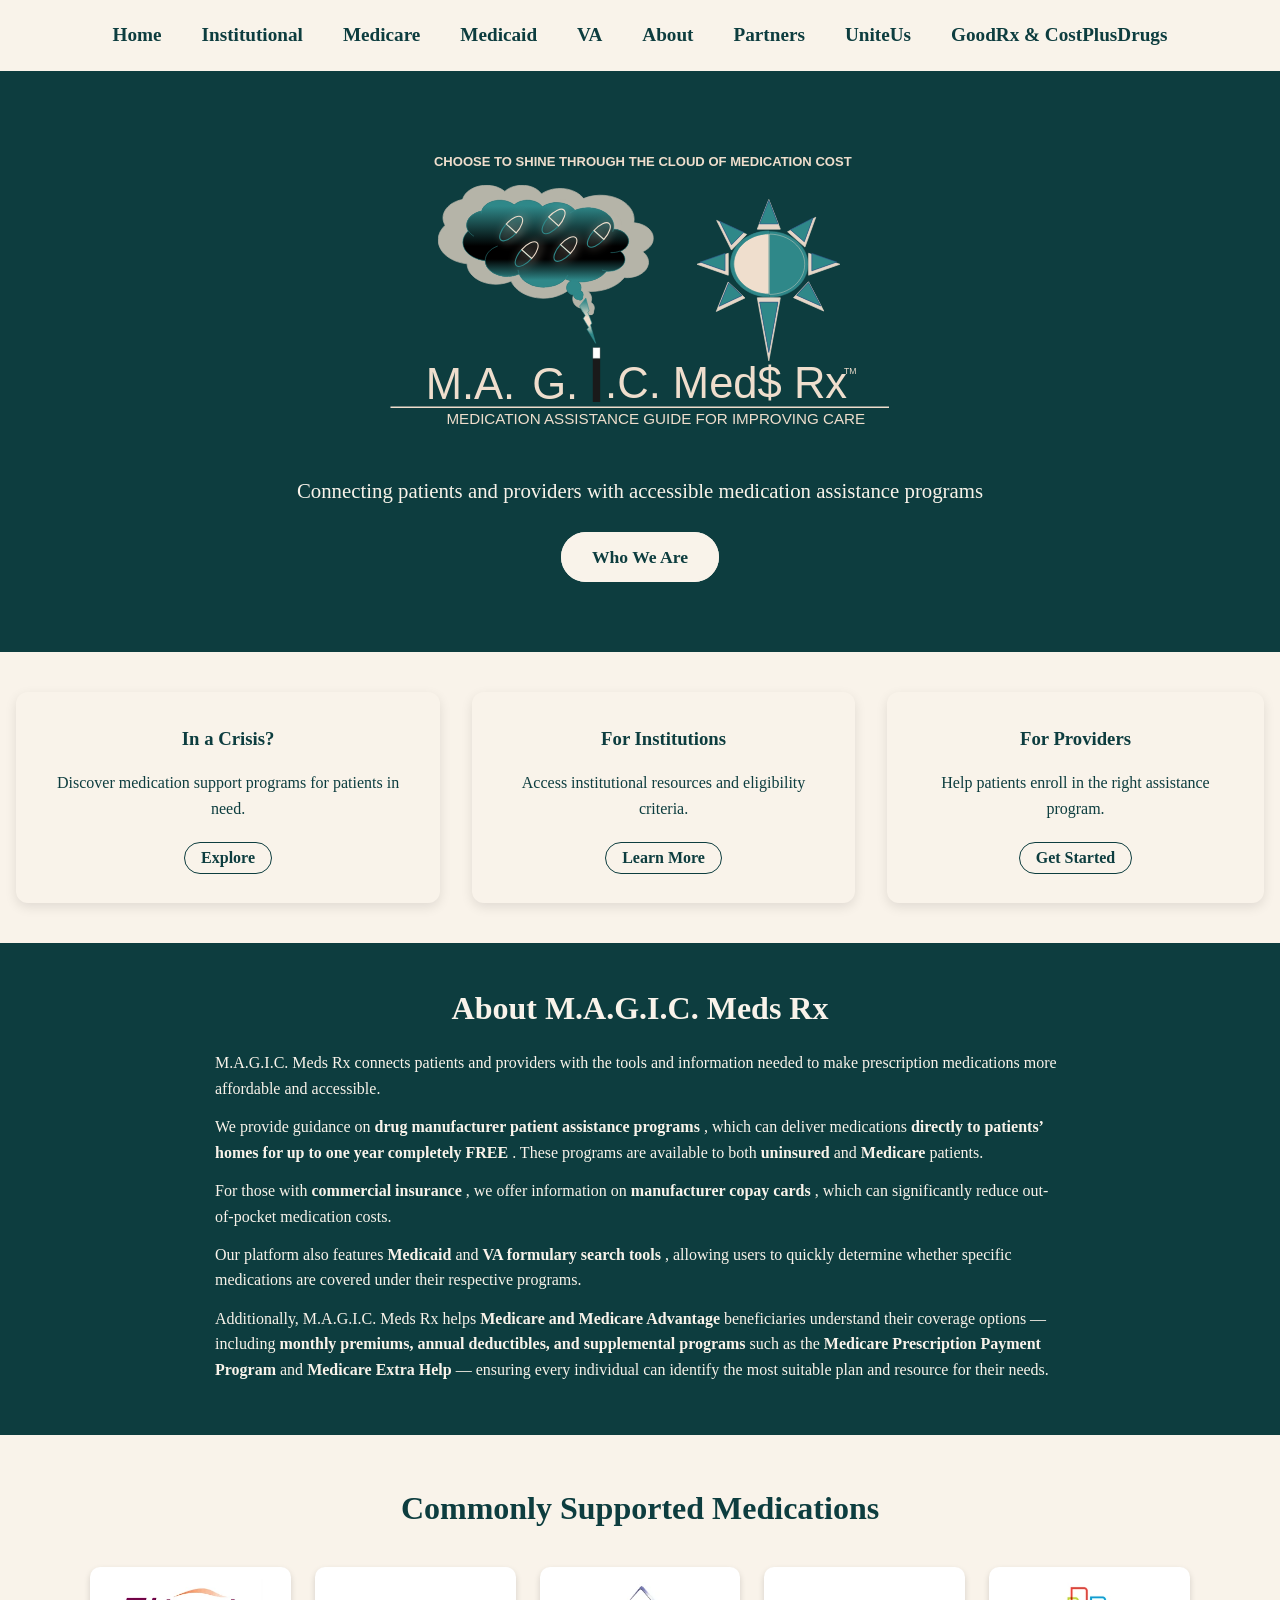
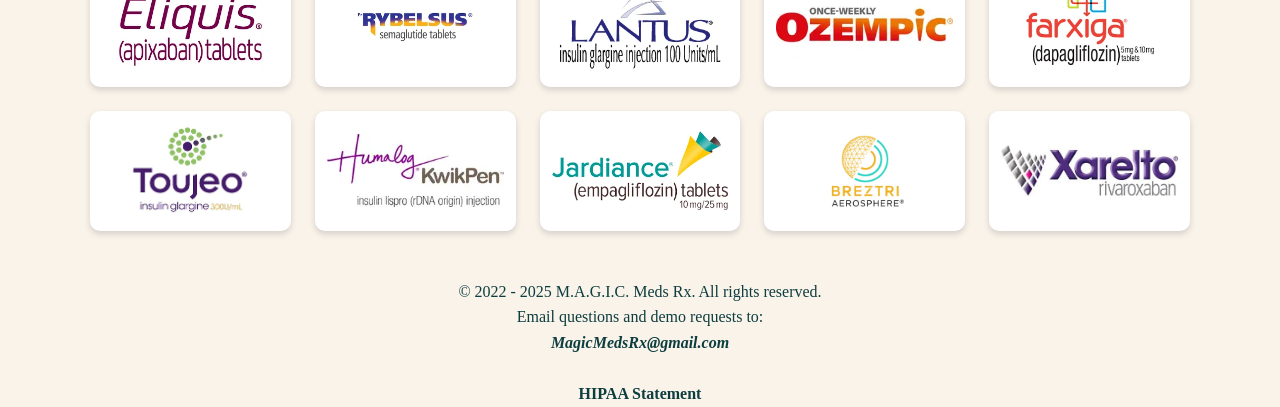
<file: index.html>
<!doctype html>
<html lang="en">
	<head>
		<!-- © 2022 Kyle Ames. All rights reserved. -->
		<meta charset="UTF-8" />
		<meta http-equiv="X-UA-Compatible" content="IE=edge" />
		<meta name="viewport" content="width=device-width, initial-scale=1.0" />
		<meta name="author" content="Kyle Ames" />
		<meta name="description" content="About M.A.G.I.C. Meds Rx" />
		<link href="./img/favicon.ico" rel="icon" type="image/x-icon" />
		<!-- Only increment the last digit -->
		<link rel="stylesheet" href="./styles/stylesheet.css?v=1.0.1" />
		<title>M.A.G.I.C. Meds Rx™</title>
	</head>

	<body>
		<header id="site-header" class="site-header"></header>

		<section class="hero">
			<div class="hero-content">
				<img src="./img/magic_logo_cream.svg" alt="MAGIC Meds Rx Logo" class="hero-logo" />
				<p class="hero-text">
					Connecting patients and providers with accessible medication assistance programs
				</p>
				<a href="/about.html" class="btn">Who We Are</a>
			</div>
		</section>

		<section>
			<div class="cards-container">
				<div class="card">
					<h3>In a Crisis?</h3>
					<p>Discover medication support programs for patients in need.</p>
					<a href="/uniteus.html">Explore</a>
				</div>

				<div class="card">
					<h3>For Institutions</h3>
					<p>Access institutional resources and eligibility criteria.</p>
					<a href="#">Learn More</a>
				</div>

				<div class="card">
					<h3>For Providers</h3>
					<p>Help patients enroll in the right assistance program.</p>
					<a href="#">Get Started</a>
				</div>
			</div>
		</section>

		<section class="about-magic">
			<div class="about-container">
				<h2>About M.A.G.I.C. Meds Rx</h2>
				<p>
					M.A.G.I.C. Meds Rx connects patients and providers with the tools and information needed
					to make prescription medications more affordable and accessible.
				</p>

				<p>
					We provide guidance on
					<strong>drug manufacturer patient assistance programs</strong>
					, which can deliver medications
					<strong>directly to patients’ homes for up to one year completely FREE</strong>
					. These programs are available to both
					<strong>uninsured</strong>
					and
					<strong>Medicare</strong>
					patients.
				</p>

				<p>
					For those with
					<strong>commercial insurance</strong>
					, we offer information on
					<strong>manufacturer copay cards</strong>
					, which can significantly reduce out-of-pocket medication costs.
				</p>

				<p>
					Our platform also features
					<strong>Medicaid</strong>
					and
					<strong>VA formulary search tools</strong>
					, allowing users to quickly determine whether specific medications are covered under their
					respective programs.
				</p>

				<p>
					Additionally, M.A.G.I.C. Meds Rx helps
					<strong>Medicare and Medicare Advantage</strong>
					beneficiaries understand their coverage options — including
					<strong>monthly premiums, annual deductibles, and supplemental programs</strong>
					such as the
					<strong>Medicare Prescription Payment Program</strong>
					and
					<strong>Medicare Extra Help</strong>
					— ensuring every individual can identify the most suitable plan and resource for their
					needs.
				</p>
			</div>
		</section>

		<section class="medication-logos">
			<h2>Commonly Supported Medications</h2>
			<div class="logo-grid">
				<img src="./img/eliquis.png.webp" alt="Eliquis logo" />
				<img src="./img/rybelsus.png.webp" alt="Rybelsus logo" />
				<img src="./img/lantus.png.webp" alt="Lantus logo" />
				<img src="./img/ozempic.resize.jpeg.webp" alt="Ozempic logo" />
				<img src="./img/farxiga.png.webp" alt="Farxiga logo" />
				<img src="./img/toujeo.png.webp" alt="Toujeo logo" />
				<img src="./img/humalog.resize.png.webp" alt="Humalog logo" />
				<img src="./img/jardiance.png.webp" alt="Jardiance logo" />
				<img src="./img/breztri.png.webp" alt="Breztri logo" />
				<img src="./img/xarelto.jpeg.webp" alt="Xarelto logo" />
			</div>
		</section>

		<footer id="footerContainer"></footer>

		<!-- Only increment the last digit -->
		<script
			src="./js/include.js?v=1.0.1"
			onload="
				mkNavBar();
				mkFooter();
			"
		></script>
	</body>
</html>
</file>
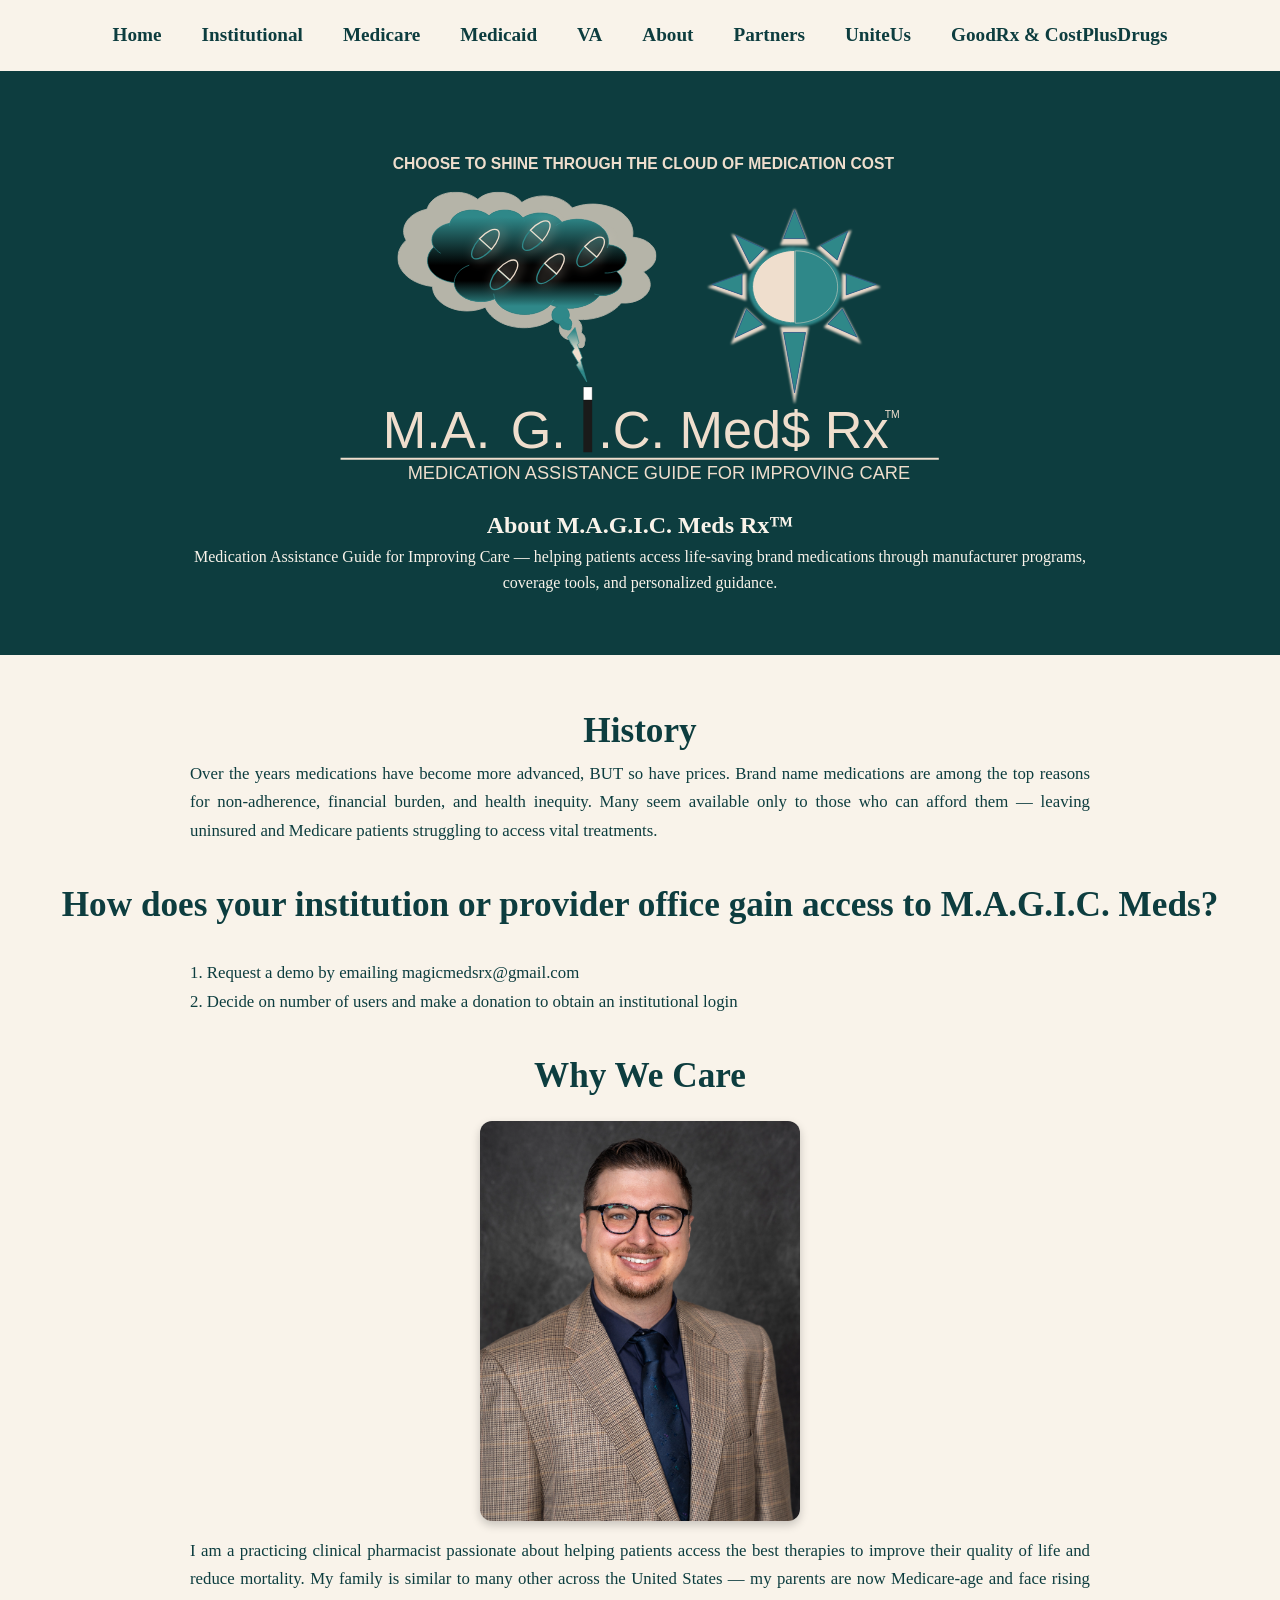
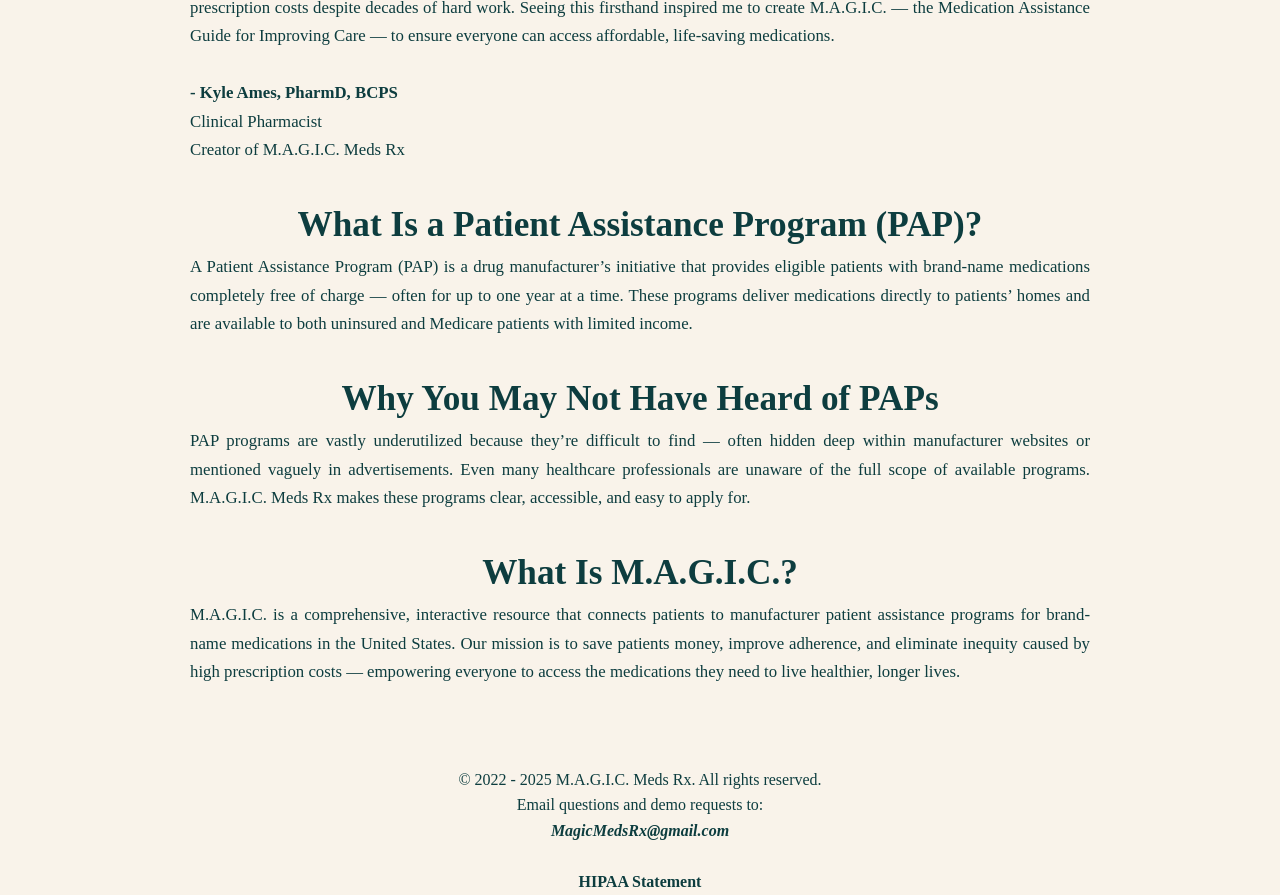
<file: about.html>
<!doctype html>
<html lang="en">
	<head>
		<!-- © 2022 Kyle Ames. All rights reserved. -->
		<meta charset="UTF-8" />
		<meta http-equiv="X-UA-Compatible" content="IE=edge" />
		<meta name="viewport" content="width=device-width, initial-scale=1.0" />
		<meta name="author" content="Kyle Ames" />
		<meta name="description" content="About M.A.G.I.C. Meds Rx" />
		<link href="./img/favicon.ico" rel="icon" type="image/x-icon" />
		<!-- Only increment the last digit -->
		<link rel="stylesheet" href="./styles/stylesheet.css?v=1.0.1" />
		<title>About M.A.G.I.C. Meds Rx™</title>
	</head>

	<body>
		<header id="site-header" class="site-header"></header>

		<section class="about-section">
			<img src="./img/magic_logo_cream.svg" alt="MAGIC Meds Logo" class="logo" />
			<h1 class="">About M.A.G.I.C. Meds Rx™</h1>
			<p class="about-subtitle">
				Medication Assistance Guide for Improving Care — helping patients access life-saving brand
				medications through manufacturer programs, coverage tools, and personalized guidance.
			</p>
		</section>

		<section class="about-content">
			<div>
				<h1>History</h1>
				<p>
					Over the years medications have become more advanced, BUT so have prices. Brand name
					medications are among the top reasons for non-adherence, financial burden, and health
					inequity. Many seem available only to those who can afford them — leaving uninsured and
					Medicare patients struggling to access vital treatments.
				</p>
			</div>
			<div>
				<h1>How does your institution or provider office gain access to M.A.G.I.C. Meds?</h1>
				<br />
				<p>
					1. Request a demo by emailing magicmedsrx@gmail.com
					<br />
					2. Decide on number of users and make a donation to obtain an institutional login
				</p>
			</div>
			<div>
				<h1>Why We Care</h1>
				<img
					src="./img/businessprofessional.resize_400x600.jpg.webp"
					width="366"
					height="453"
					loading="lazy"
					alt="Kyle Ames, clinical pharmacist and creator of MAGIC Meds Rx"
					class="logo"
				/>
				<p>
					I am a practicing clinical pharmacist passionate about helping patients access the best
					therapies to improve their quality of life and reduce mortality. My family is similar to
					many other across the United States — my parents are now Medicare-age and face rising
					prescription costs despite decades of hard work. Seeing this firsthand inspired me to
					create M.A.G.I.C. — the Medication Assistance Guide for Improving Care — to ensure
					everyone can access affordable, life-saving medications.
					<br />
					<br />
					<strong>- Kyle Ames, PharmD, BCPS</strong>
					<br />
					Clinical Pharmacist
					<br />
					Creator of M.A.G.I.C. Meds Rx
				</p>
			</div>

			<div>
				<h1>What Is a Patient Assistance Program (PAP)?</h1>
				<p>
					A Patient Assistance Program (PAP) is a drug manufacturer’s initiative that provides
					eligible patients with brand-name medications completely free of charge — often for up to
					one year at a time. These programs deliver medications directly to patients’ homes and are
					available to both uninsured and Medicare patients with limited income.
				</p>
			</div>

			<div>
				<h1>Why You May Not Have Heard of PAPs</h1>
				<p>
					PAP programs are vastly underutilized because they’re difficult to find — often hidden
					deep within manufacturer websites or mentioned vaguely in advertisements. Even many
					healthcare professionals are unaware of the full scope of available programs. M.A.G.I.C.
					Meds Rx makes these programs clear, accessible, and easy to apply for.
				</p>
			</div>

			<div>
				<h1>What Is M.A.G.I.C.?</h1>
				<p>
					M.A.G.I.C. is a comprehensive, interactive resource that connects patients to manufacturer
					patient assistance programs for brand-name medications in the United States. Our mission
					is to save patients money, improve adherence, and eliminate inequity caused by high
					prescription costs — empowering everyone to access the medications they need to live
					healthier, longer lives.
				</p>
			</div>
		</section>

		<footer id="footerContainer"></footer>

		<!-- Only increment the last digit -->
		<script
			src="./js/include.js?v=1.0.1"
			onload="
				mkNavBar();
				mkFooter();
			"
		></script>
	</body>
</html>
</file>
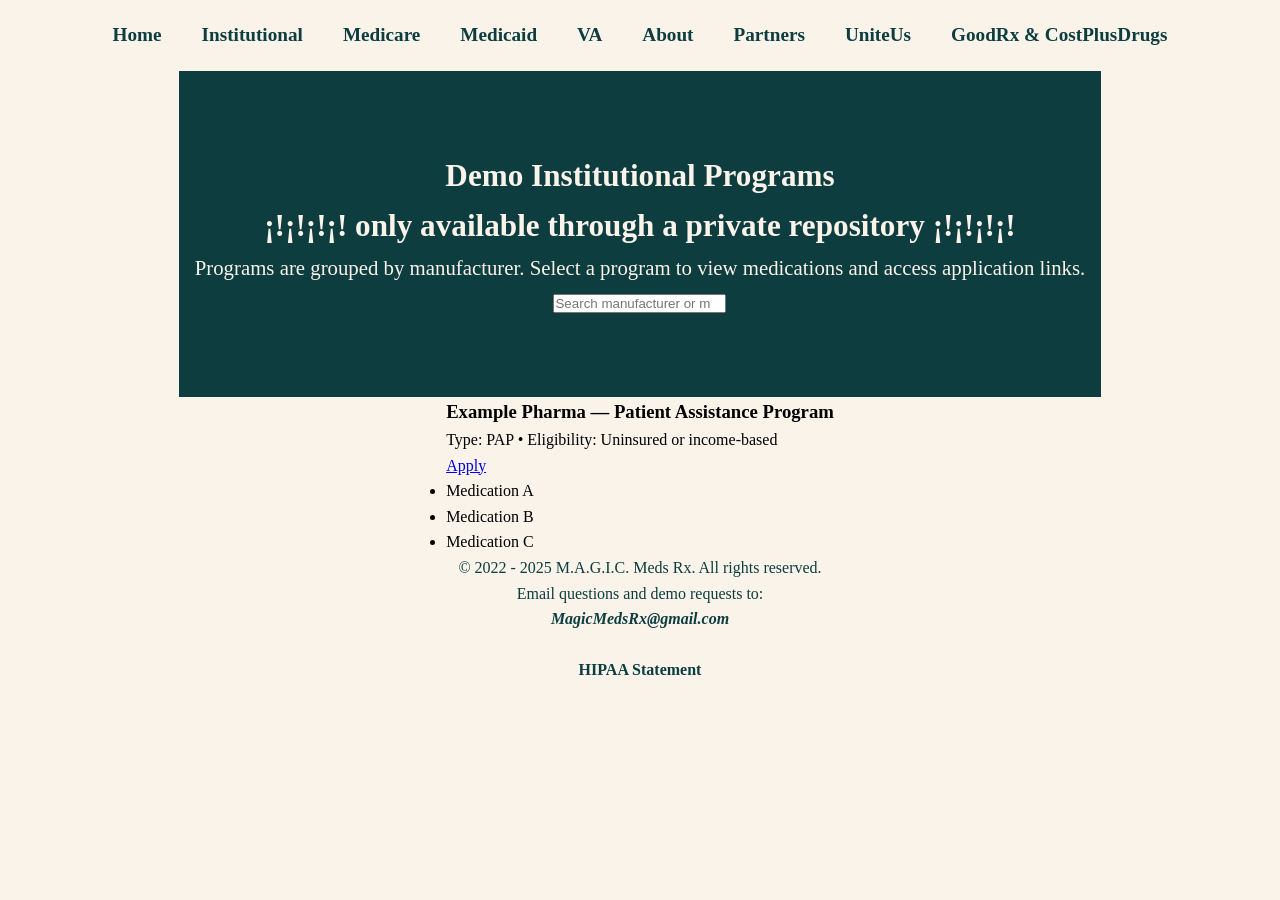
<file: demo-institution.html>
<!doctype html>
<html lang="en">
	<head>
		<!-- © 2022 Kyle Ames. All rights reserved. -->
		<meta charset="UTF-8" />
		<meta http-equiv="X-UA-Compatible" content="IE=edge" />
		<meta name="viewport" content="width=device-width, initial-scale=1.0" />
		<meta name="author" content="Kyle Ames" />
		<meta name="description" content="About M.A.G.I.C. Meds Rx" />
		<link href="./img/favicon.ico" rel="icon" type="image/x-icon" />
		<!-- Only increment the last digit -->
		<link rel="stylesheet" href="./styles/stylesheet.css?v=1.0.1" />
		<title>Demo Institutional</title>
	</head>

	<body>
		<header id="site-header" class="site-header"></header>

		<main class="container">
			<section class="hero">
				<h1>Demo Institutional Programs</h1>
				<h1>¡!¡!¡!¡! only available through a private repository ¡!¡!¡!¡!</h1>
				<p>
					Programs are grouped by manufacturer. Select a program to view medications and access
					application links.
				</p>

				<div class="search-bar">
					<input
						id="search"
						type="search"
						placeholder="Search manufacturer or medication..."
						aria-label="Search"
					/>
				</div>
			</section>

			<section id="programs-list">
				<div class="program-card">
					<div class="program-header">
						<div>
							<h3>Example Pharma — Patient Assistance Program</h3>
							<div class="program-meta">Type: PAP • Eligibility: Uninsured or income-based</div>
						</div>
						<div>
							<a class="apply-btn" href="#" target="_blank">Apply</a>
						</div>
					</div>
					<div class="drug-list">
						<ul>
							<li>Medication A</li>
							<li>Medication B</li>
							<li>Medication C</li>
						</ul>
					</div>
				</div>
			</section>
		</main>

		<script>
			document.getElementById('search').addEventListener('input', function (e) {
				const q = e.target.value.toLowerCase();
				const cards = document.querySelectorAll('.program-card');
				cards.forEach((card) => {
					const text = card.innerText.toLowerCase();
					card.style.display = text.includes(q) ? '' : 'none';
				});
			});
		</script>

		<footer id="footerContainer"></footer>

		<!-- Only increment the last digit -->
		<script
			src="./js/include.js?v=1.0.1"
			onload="
				mkNavBar();
				mkFooter();
			"
		></script>
	</body>
</html>
</file>
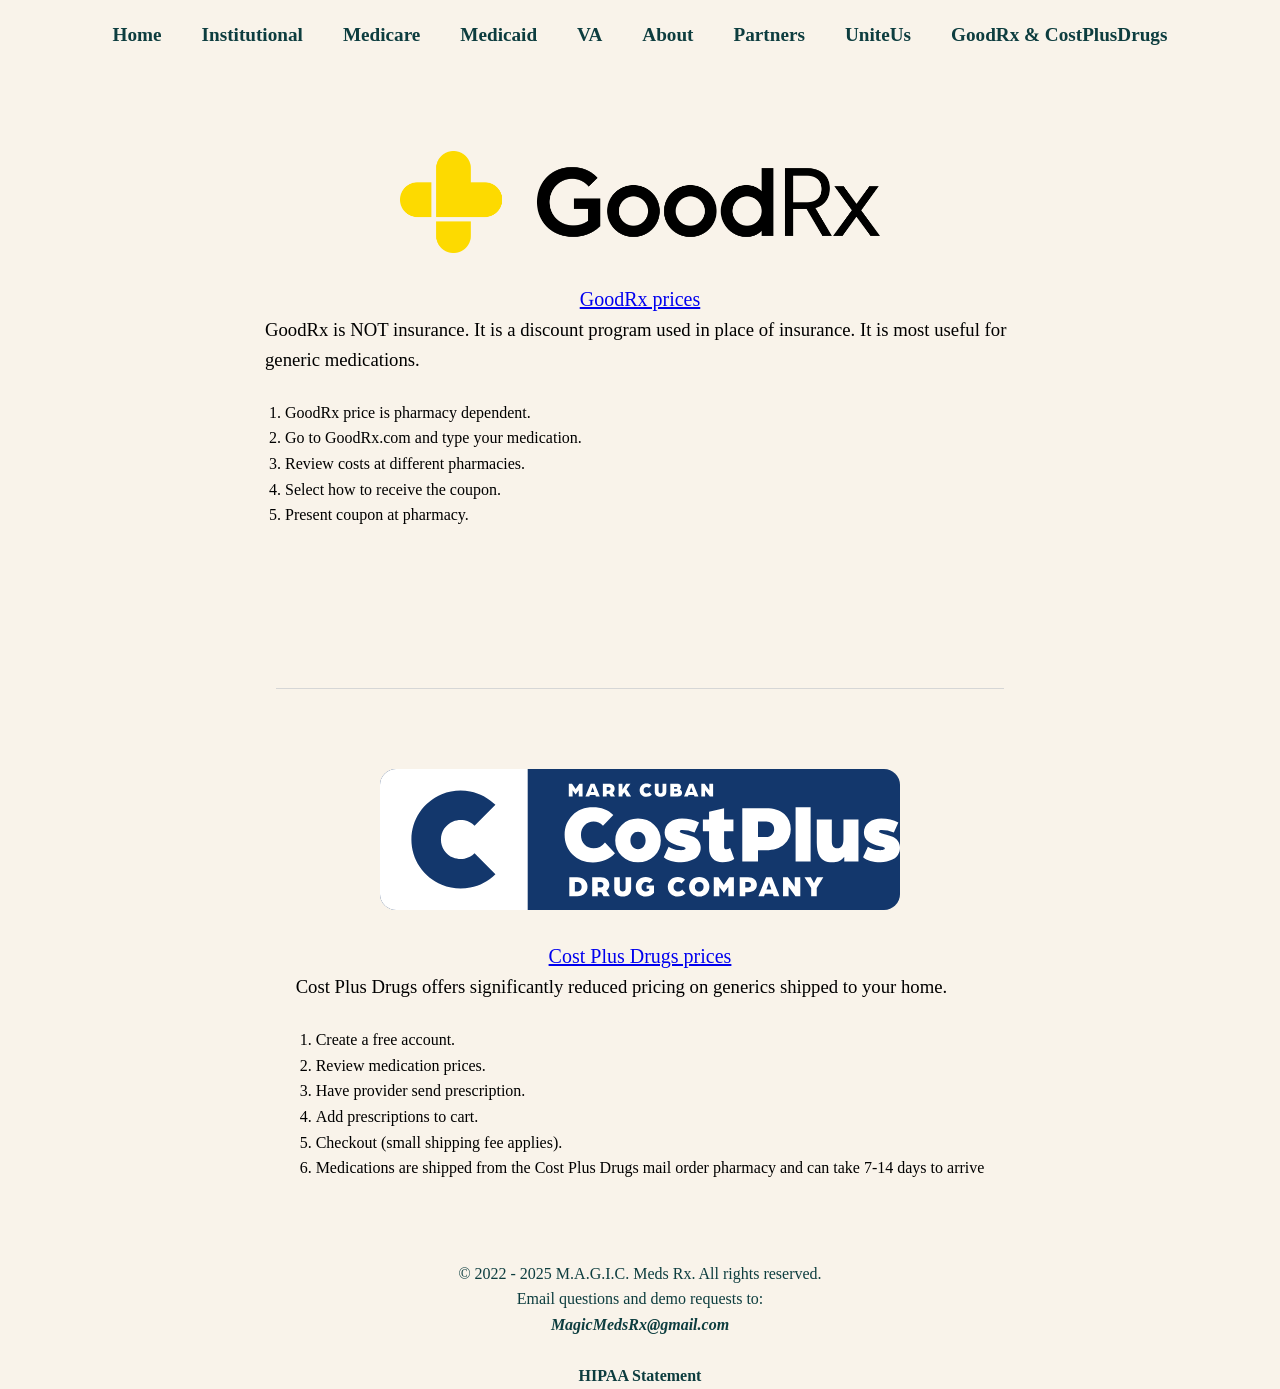
<file: goodrx.html>
<!doctype html>
<html lang="en">
	<head>
		<!-- © 2022 Kyle Ames. All rights reserved. -->
		<meta charset="UTF-8" />
		<meta http-equiv="X-UA-Compatible" content="IE=edge" />
		<meta name="viewport" content="width=device-width, initial-scale=1.0" />
		<meta name="author" content="Kyle Ames" />
		<meta name="description" content="Medicare Info." />
		<link href="./img/favicon.ico" rel="icon" type="image/x-icon" />
		<!-- Only increment the last digit -->
		<link rel="stylesheet" href="./styles/stylesheet.css?v=1.0.1" />
		<title>GoodRx and CostPlusDrugs</title>
	</head>

	<body>
		<header id="site-header" class="site-header"></header>

		<div class="container">
			<div class="goodrx">
				<img class="goodrx" src="./img/goodrx_logo.png.webp" loading="lazy" alt="GoodRx logo" />

				<a class="text500" href="https://goodrx.com">GoodRx prices</a>

				<h3>
					GoodRx is NOT insurance. It is a discount program used in place of insurance. It is most
					useful for generic medications.
				</h3>

				<ol>
					<li>GoodRx price is pharmacy dependent.</li>
					<li>Go to GoodRx.com and type your medication.</li>
					<li>Review costs at different pharmacies.</li>
					<li>Select how to receive the coupon.</li>
					<li>Present coupon at pharmacy.</li>
				</ol>
			</div>

			<!-- COST PLUS DRUGS SECTION -->
			<div class="costplus">
				<img
					class="costplusdrugs"
					src="./img/mccp-wordmark-white.svg"
					width="366"
					height="453"
					loading="lazy"
					alt="Cost Plus Drugs logo"
				/>

				<a class="text500" href="https://costplusdrugs.com">Cost Plus Drugs prices</a>

				<h3>
					Cost Plus Drugs offers significantly reduced pricing on generics shipped to your home.
				</h3>

				<ol>
					<li>Create a free account.</li>
					<li>Review medication prices.</li>
					<li>Have provider send prescription.</li>
					<li>Add prescriptions to cart.</li>
					<li>Checkout (small shipping fee applies).</li>
					<li>
						Medications are shipped from the Cost Plus Drugs mail order pharmacy and can take 7-14
						days to arrive
					</li>
				</ol>
			</div>
		</div>

		<footer id="footerContainer"></footer>
		<script
			src="./js/include.js?v=1.0.1"
			onload="
				mkNavBar();
				mkFooter();
			"
		></script>
	</body>
</html>
</file>
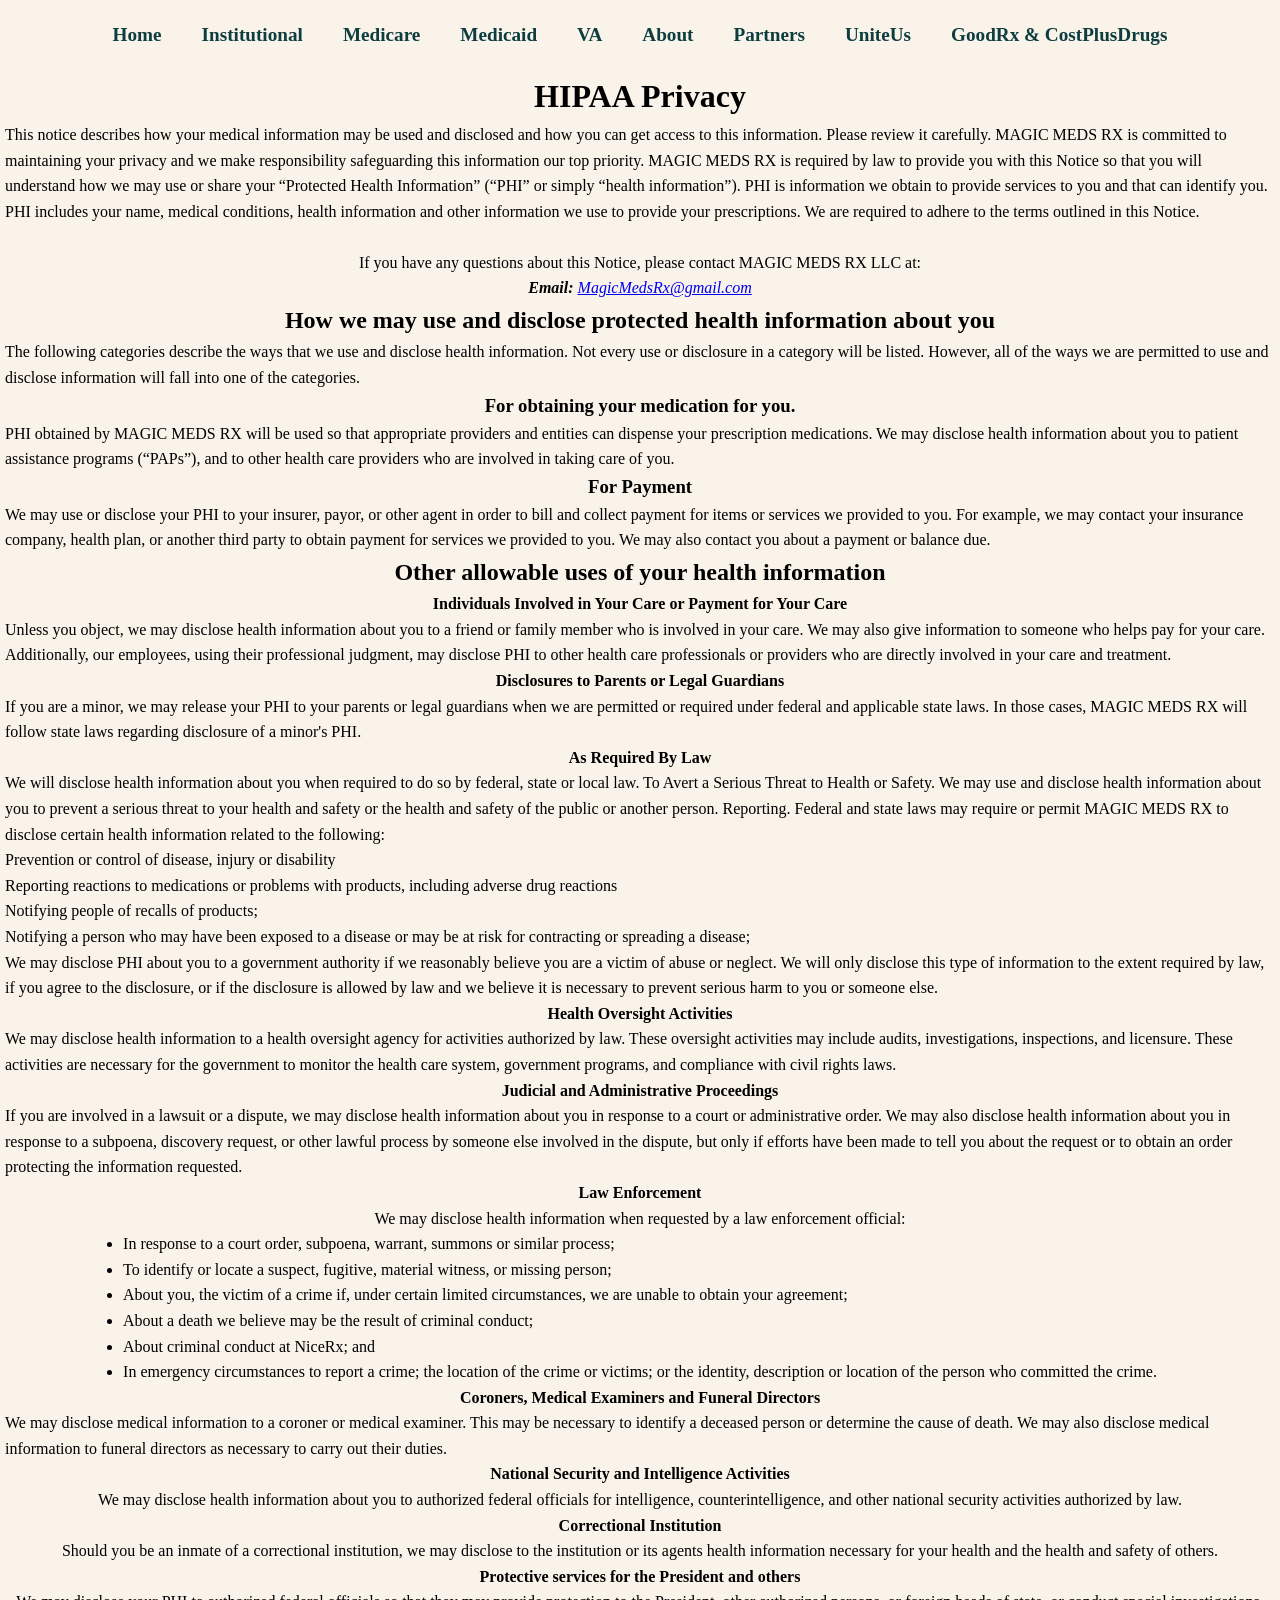
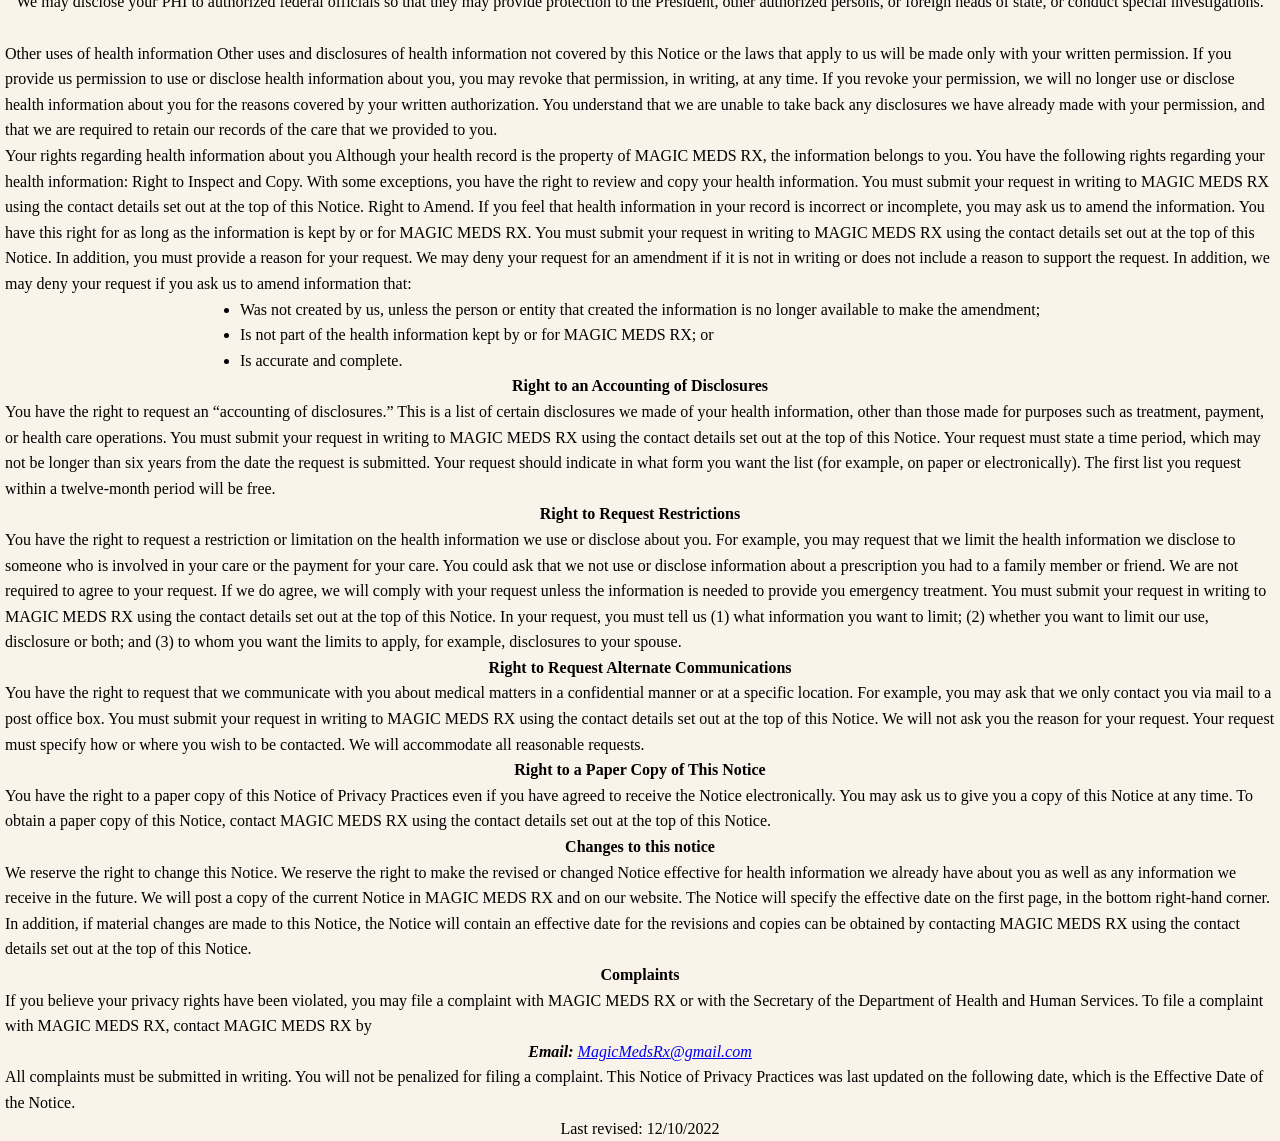
<file: hipaa.html>
<!doctype html>
<html lang="en">
	<head>
		<!-- © 2022 Kyle Ames. All rights reserved. -->
		<meta charset="UTF-8" />
		<meta http-equiv="X-UA-Compatible" content="IE=edge" />
		<meta name="viewport" content="width=device-width, initial-scale=1.0" />
		<meta name="author" content="Kyle Ames" />
		<meta name="description" content="HIPAA Privacy." />
		<link href="./img/favicon.ico" rel="icon" type="image/x-icon" />
		<!-- Only increment the last digit -->
		<link rel="stylesheet" href="./styles/stylesheet.css?v=1.0.1" />
		<title>Magic Meds RX</title>
	</head>

	<body>
		<header id="site-header" class="site-header"></header>

		<div class="container">
			<h1 class="hipaa"><strong>HIPAA Privacy</strong></h1>
			<p>
				This notice describes how your medical information may be used and disclosed and how you can
				get access to this information. Please review it carefully. MAGIC MEDS RX is committed to
				maintaining your privacy and we make responsibility safeguarding this information our top
				priority. MAGIC MEDS RX is required by law to provide you with this Notice so that you will
				understand how we may use or share your “Protected Health Information” (“PHI” or simply
				“health information”). PHI is information we obtain to provide services to you and that can
				identify you. PHI includes your name, medical conditions, health information and other
				information we use to provide your prescriptions. We are required to adhere to the terms
				outlined in this Notice.
			</p>
			<br />
			<p>If you have any questions about this Notice, please contact MAGIC MEDS RX LLC at:</p>
			<address>
				<strong>Email:</strong>
				<a href="mailto:MagicMedsRx@gmail.com" target="_top">MagicMedsRx@gmail.com</a>
			</address>

			<h2>How we may use and disclose protected health information about you</h2>
			<p>
				The following categories describe the ways that we use and disclose health information. Not
				every use or disclosure in a category will be listed. However, all of the ways we are
				permitted to use and disclose information will fall into one of the categories.
			</p>

			<h3>For obtaining your medication for you.</h3>
			<p>
				PHI obtained by MAGIC MEDS RX will be used so that appropriate providers and entities can
				dispense your prescription medications. We may disclose health information about you to
				patient assistance programs (“PAPs”), and to other health care providers who are involved in
				taking care of you.
			</p>

			<h3>For Payment</h3>
			<p>
				We may use or disclose your PHI to your insurer, payor, or other agent in order to bill and
				collect payment for items or services we provided to you. For example, we may contact your
				insurance company, health plan, or another third party to obtain payment for services we
				provided to you. We may also contact you about a payment or balance due.
			</p>

			<h2>Other allowable uses of your health information</h2>
			<h4>Individuals Involved in Your Care or Payment for Your Care</h4>
			<p>
				Unless you object, we may disclose health information about you to a friend or family member
				who is involved in your care. We may also give information to someone who helps pay for your
				care. Additionally, our employees, using their professional judgment, may disclose PHI to
				other health care professionals or providers who are directly involved in your care and
				treatment.
			</p>

			<h4>Disclosures to Parents or Legal Guardians</h4>
			<p>
				If you are a minor, we may release your PHI to your parents or legal guardians when we are
				permitted or required under federal and applicable state laws. In those cases, MAGIC MEDS RX
				will follow state laws regarding disclosure of a minor's PHI.
			</p>

			<h4>As Required By Law</h4>
			<p>
				We will disclose health information about you when required to do so by federal, state or
				local law. To Avert a Serious Threat to Health or Safety. We may use and disclose health
				information about you to prevent a serious threat to your health and safety or the health
				and safety of the public or another person. Reporting. Federal and state laws may require or
				permit MAGIC MEDS RX to disclose certain health information related to the following:
			</p>
			<ul>
				<li>Prevention or control of disease, injury or disability</li>
				<li>
					Reporting reactions to medications or problems with products, including adverse drug
					reactions
				</li>
				<li>Notifying people of recalls of products;</li>
				<li>
					Notifying a person who may have been exposed to a disease or may be at risk for
					contracting or spreading a disease;
				</li>
				<li>
					We may disclose PHI about you to a government authority if we reasonably believe you are a
					victim of abuse or neglect. We will only disclose this type of information to the extent
					required by law, if you agree to the disclosure, or if the disclosure is allowed by law
					and we believe it is necessary to prevent serious harm to you or someone else.
				</li>
			</ul>

			<h4>Health Oversight Activities</h4>
			<p>
				We may disclose health information to a health oversight agency for activities authorized by
				law. These oversight activities may include audits, investigations, inspections, and
				licensure. These activities are necessary for the government to monitor the health care
				system, government programs, and compliance with civil rights laws.
			</p>

			<h4>Judicial and Administrative Proceedings</h4>
			<p>
				If you are involved in a lawsuit or a dispute, we may disclose health information about you
				in response to a court or administrative order. We may also disclose health information
				about you in response to a subpoena, discovery request, or other lawful process by someone
				else involved in the dispute, but only if efforts have been made to tell you about the
				request or to obtain an order protecting the information requested.
			</p>

			<h4>Law Enforcement</h4>
			<p>We may disclose health information when requested by a law enforcement official:</p>
			<ul>
				<li>In response to a court order, subpoena, warrant, summons or similar process;</li>
				<li>To identify or locate a suspect, fugitive, material witness, or missing person;</li>
				<li>
					About you, the victim of a crime if, under certain limited circumstances, we are unable to
					obtain your agreement;
				</li>
				<li>About a death we believe may be the result of criminal conduct;</li>
				<li>About criminal conduct at NiceRx; and</li>
				<li>
					In emergency circumstances to report a crime; the location of the crime or victims; or the
					identity, description or location of the person who committed the crime.
				</li>
			</ul>

			<h4>Coroners, Medical Examiners and Funeral Directors</h4>
			<p>
				We may disclose medical information to a coroner or medical examiner. This may be necessary
				to identify a deceased person or determine the cause of death. We may also disclose medical
				information to funeral directors as necessary to carry out their duties.
			</p>

			<h4>National Security and Intelligence Activities</h4>
			<p>
				We may disclose health information about you to authorized federal officials for
				intelligence, counterintelligence, and other national security activities authorized by law.
			</p>

			<h4>Correctional Institution</h4>
			<p>
				Should you be an inmate of a correctional institution, we may disclose to the institution or
				its agents health information necessary for your health and the health and safety of others.
			</p>

			<h4>Protective services for the President and others</h4>
			<p>
				We may disclose your PHI to authorized federal officials so that they may provide protection
				to the President, other authorized persons, or foreign heads of state, or conduct special
				investigations.
			</p>

			<br />

			<p>
				Other uses of health information Other uses and disclosures of health information not
				covered by this Notice or the laws that apply to us will be made only with your written
				permission. If you provide us permission to use or disclose health information about you,
				you may revoke that permission, in writing, at any time. If you revoke your permission, we
				will no longer use or disclose health information about you for the reasons covered by your
				written authorization. You understand that we are unable to take back any disclosures we
				have already made with your permission, and that we are required to retain our records of
				the care that we provided to you.
			</p>

			<p>
				Your rights regarding health information about you Although your health record is the
				property of MAGIC MEDS RX, the information belongs to you. You have the following rights
				regarding your health information: Right to Inspect and Copy. With some exceptions, you have
				the right to review and copy your health information. You must submit your request in
				writing to MAGIC MEDS RX using the contact details set out at the top of this Notice. Right
				to Amend. If you feel that health information in your record is incorrect or incomplete, you
				may ask us to amend the information. You have this right for as long as the information is
				kept by or for MAGIC MEDS RX. You must submit your request in writing to MAGIC MEDS RX using
				the contact details set out at the top of this Notice. In addition, you must provide a
				reason for your request. We may deny your request for an amendment if it is not in writing
				or does not include a reason to support the request. In addition, we may deny your request
				if you ask us to amend information that:
			</p>

			<ul>
				<li>
					Was not created by us, unless the person or entity that created the information is no
					longer available to make the amendment;
				</li>
				<li>Is not part of the health information kept by or for MAGIC MEDS RX; or</li>
				<li>Is accurate and complete.</li>
			</ul>

			<h4>Right to an Accounting of Disclosures</h4>
			<p>
				You have the right to request an “accounting of disclosures.” This is a list of certain
				disclosures we made of your health information, other than those made for purposes such as
				treatment, payment, or health care operations. You must submit your request in writing to
				MAGIC MEDS RX using the contact details set out at the top of this Notice. Your request must
				state a time period, which may not be longer than six years from the date the request is
				submitted. Your request should indicate in what form you want the list (for example, on
				paper or electronically). The first list you request within a twelve-month period will be
				free.
			</p>

			<h4>Right to Request Restrictions</h4>
			<p>
				You have the right to request a restriction or limitation on the health information we use
				or disclose about you. For example, you may request that we limit the health information we
				disclose to someone who is involved in your care or the payment for your care. You could ask
				that we not use or disclose information about a prescription you had to a family member or
				friend. We are not required to agree to your request. If we do agree, we will comply with
				your request unless the information is needed to provide you emergency treatment. You must
				submit your request in writing to MAGIC MEDS RX using the contact details set out at the top
				of this Notice. In your request, you must tell us (1) what information you want to limit;
				(2) whether you want to limit our use, disclosure or both; and (3) to whom you want the
				limits to apply, for example, disclosures to your spouse.
			</p>

			<h4>Right to Request Alternate Communications</h4>
			<p>
				You have the right to request that we communicate with you about medical matters in a
				confidential manner or at a specific location. For example, you may ask that we only contact
				you via mail to a post office box. You must submit your request in writing to MAGIC MEDS RX
				using the contact details set out at the top of this Notice. We will not ask you the reason
				for your request. Your request must specify how or where you wish to be contacted. We will
				accommodate all reasonable requests.
			</p>

			<h4>Right to a Paper Copy of This Notice</h4>
			<p>
				You have the right to a paper copy of this Notice of Privacy Practices even if you have
				agreed to receive the Notice electronically. You may ask us to give you a copy of this
				Notice at any time. To obtain a paper copy of this Notice, contact MAGIC MEDS RX using the
				contact details set out at the top of this Notice.
			</p>

			<h4>Changes to this notice</h4>
			<p>
				We reserve the right to change this Notice. We reserve the right to make the revised or
				changed Notice effective for health information we already have about you as well as any
				information we receive in the future. We will post a copy of the current Notice in MAGIC
				MEDS RX and on our website. The Notice will specify the effective date on the first page, in
				the bottom right-hand corner. In addition, if material changes are made to this Notice, the
				Notice will contain an effective date for the revisions and copies can be obtained by
				contacting MAGIC MEDS RX using the contact details set out at the top of this Notice.
			</p>

			<h4>Complaints</h4>
			<p>
				If you believe your privacy rights have been violated, you may file a complaint with MAGIC
				MEDS RX or with the Secretary of the Department of Health and Human Services. To file a
				complaint with MAGIC MEDS RX, contact MAGIC MEDS RX by
			</p>
			<address>
				<strong>Email:</strong>
				<a href="mailto:MagicMedsRx@gmail.com" target="_top">MagicMedsRx@gmail.com</a>
			</address>
			<p>
				All complaints must be submitted in writing. You will not be penalized for filing a
				complaint. This Notice of Privacy Practices was last updated on the following date, which is
				the Effective Date of the Notice.
			</p>
			<p>Last revised: 12/10/2022</p>
		</div>

		<!-- Only increment the last digit -->
		<script src="../js/include.js?v=1.0.1" onload="mkNavBar()"></script>
	</body>
</html>
</file>
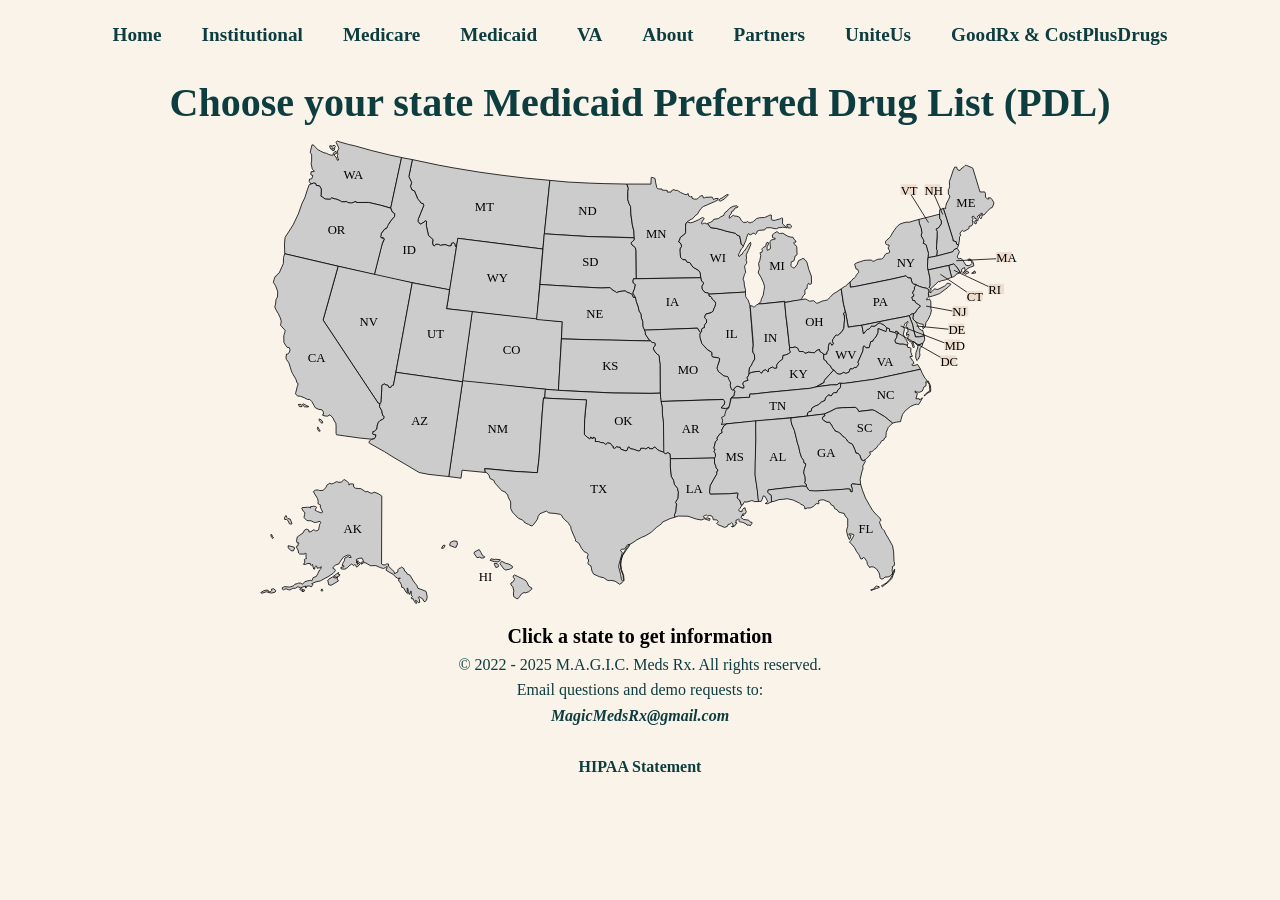
<file: medicaid.html>
<!doctype html>
<html lang="en">
	<head>
		<!-- © 2022 Kyle Ames. All rights reserved. -->
		<meta charset="UTF-8" />
		<meta http-equiv="X-UA-Compatible" content="IE=edge" />
		<meta name="viewport" content="width=device-width, initial-scale=1.0" />
		<meta name="author" content="Kyle Ames" />
		<meta name="description" content="MAGIC Map." />
		<link href="./img/favicon.ico" rel="icon" type="image/x-icon" />
		<!-- Only increment the last digit -->
		<link rel="stylesheet" href="./styles/stylesheet.css?v=1.0.1" />
		<title>MAGIC Map</title>
	</head>

	<body>
		<header id="site-header" class="site-header"></header>

		<h1 class="centerTitle darkBlue">Choose your state Medicaid Preferred Drug List (PDL)</h1>

		<span id="mapContainer"></span>
		<div class="container">
			<h3 class="justifyText" id="stateName">Click a state to get information</h3>
			<div id="stateLinks"></div>
		</div>

		<footer id="footerContainer"></footer>

		<!-- Only increment the last digit -->
		<script
			src="./js/include.js?v=0.1.2"
			onload="
				mkNavBar();
				mkFooter();
			"
		></script>
		<script src="./js/map.js?v=1.0.1" onload="initializeMap()"></script>
	</body>
</html>
</file>
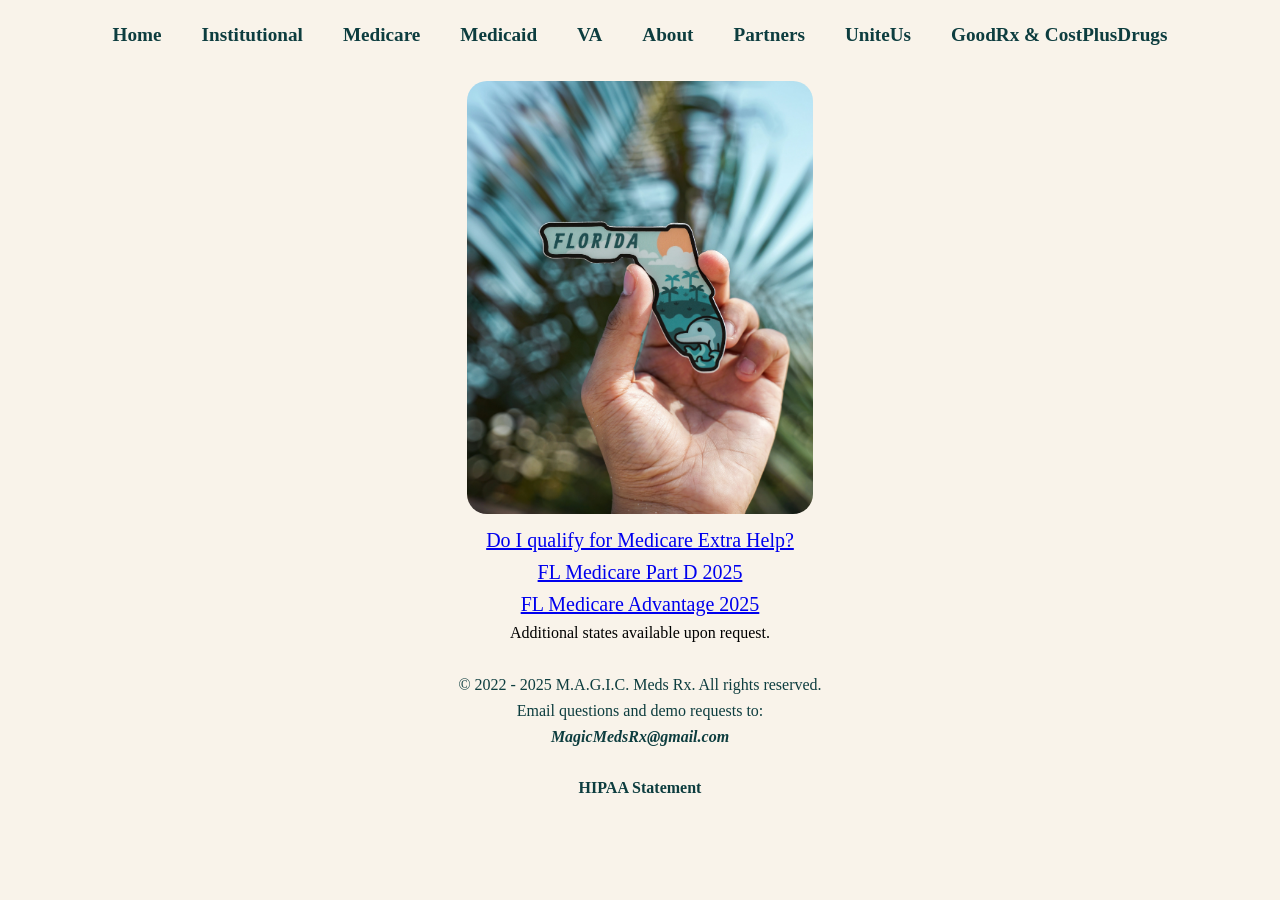
<file: medicare.html>
<!doctype html>
<html lang="en">
	<head>
		<!-- © 2022 Kyle Ames. All rights reserved. -->
		<meta charset="UTF-8" />
		<meta http-equiv="X-UA-Compatible" content="IE=edge" />
		<meta name="viewport" content="width=device-width, initial-scale=1.0" />
		<meta name="author" content="Kyle Ames" />
		<meta name="description" content="Medicare Info." />
		<link href="./img/favicon.ico" rel="icon" type="image/x-icon" />
		<!-- Only increment the last digit -->
		<link rel="stylesheet" href="./styles/stylesheet.css?v=1.0.1" />
		<title>Medicare Info</title>
	</head>

	<body>
		<header id="site-header" class="site-header"></header>

		<div class="container bottomMargin3vh">
			<div class="medicareStates">
				<div class="container">
					<img
						class="floridaImage"
						src="./img/floridamap.jpg.webp"
						width="366"
						height="453"
						loading="lazy"
						alt="Hand holding a small cutout of the state of Florida, with a blurred background of foliage."
					/>

					<a class="text500" id="medicareextrahelp" href="./pdf/viewer.html">
						Do I qualify for Medicare Extra Help?
					</a>
					<a class="text500" id="fl_medicarePartD" href="./pdf/viewer.html">
						FL Medicare Part D 2025
					</a>
					<a class="text500" id="fl_medicareAdvantage" href="./pdf/viewer.html">
						FL Medicare Advantage 2025
					</a>
				</div>
			</div>

			<p>Additional states available upon request.</p>
		</div>

		<footer id="footerContainer"></footer>

		<!-- Only increment the last digit -->
		<script src="./js/pdf_decorations.js?v=0.1.0"></script>
		<script
			src="./js/include.js?v=1.0.1"
			onload="
				mkNavBar();
				mkFooter();
				fillMedicareLinks();
			"
		></script>
	</body>
</html>
</file>
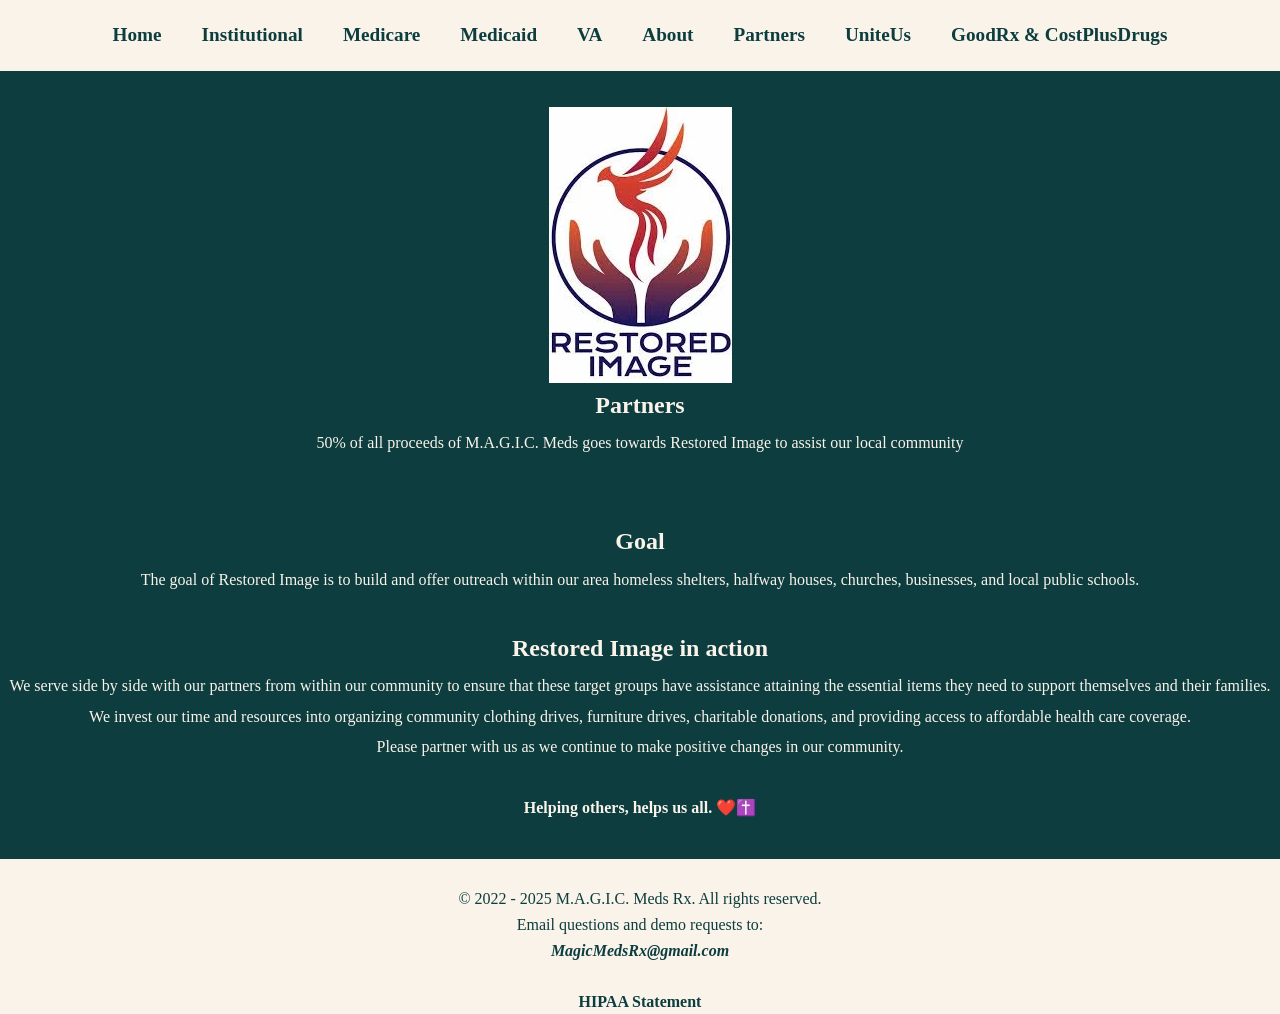
<file: partners.html>
<!doctype html>
<html lang="en">
	<head>
		<!-- © 2022 Kyle Ames. All rights reserved. -->
		<meta charset="UTF-8" />
		<meta http-equiv="X-UA-Compatible" content="IE=edge" />
		<meta name="viewport" content="width=device-width, initial-scale=1.0" />
		<meta name="author" content="Kyle Ames" />
		<meta name="description" content="PDF viewer." />
		<link href="./img/favicon.ico" rel="icon" type="image/x-icon" />
		<!-- Only increment the last digit -->
		<link rel="stylesheet" href="./styles/stylesheet.css?v=1.0.1" />
		<title>Partners | M.A.G.I.C. Meds Rx</title>
	</head>

	<body>
		<header id="site-header" class="site-header"></header>

		<section class="container bottomMargin3vh blueBackground paddingTopBottom4vh lineWidth19">
			<img src="img/restored_image.jpeg.webp" alt="Restored Image community outreach" />
			<h2>Partners</h2>
			<p>
				50% of all proceeds of M.A.G.I.C. Meds goes towards Restored Image to assist our local
				community
			</p>
			<br />
			<br />

			<h2>Goal</h2>
			<p>
				The goal of Restored Image is to build and offer outreach within our area homeless shelters,
				halfway houses, churches, businesses, and local public schools.
				<br />
				<br />
			</p>

			<h2>Restored Image in action</h2>
			<p>
				We serve side by side with our partners from within our community to ensure that these
				target groups have assistance attaining the essential items they need to support themselves
				and their families.
			</p>
			<p>
				We invest our time and resources into organizing community clothing drives, furniture
				drives, charitable donations, and providing access to affordable health care coverage.
			</p>
			<p>Please partner with us as we continue to make positive changes in our community.</p>
			<br />
			<strong>Helping others, helps us all. ❤️✝️</strong>
		</section>

		<footer id="footerContainer"></footer>

		<!-- Only increment the last digit -->
		<script
			src="./js/include.js?v=1.0.1"
			onload="
				mkNavBar();
				mkFooter();
			"
		></script>
	</body>
</html>
</file>
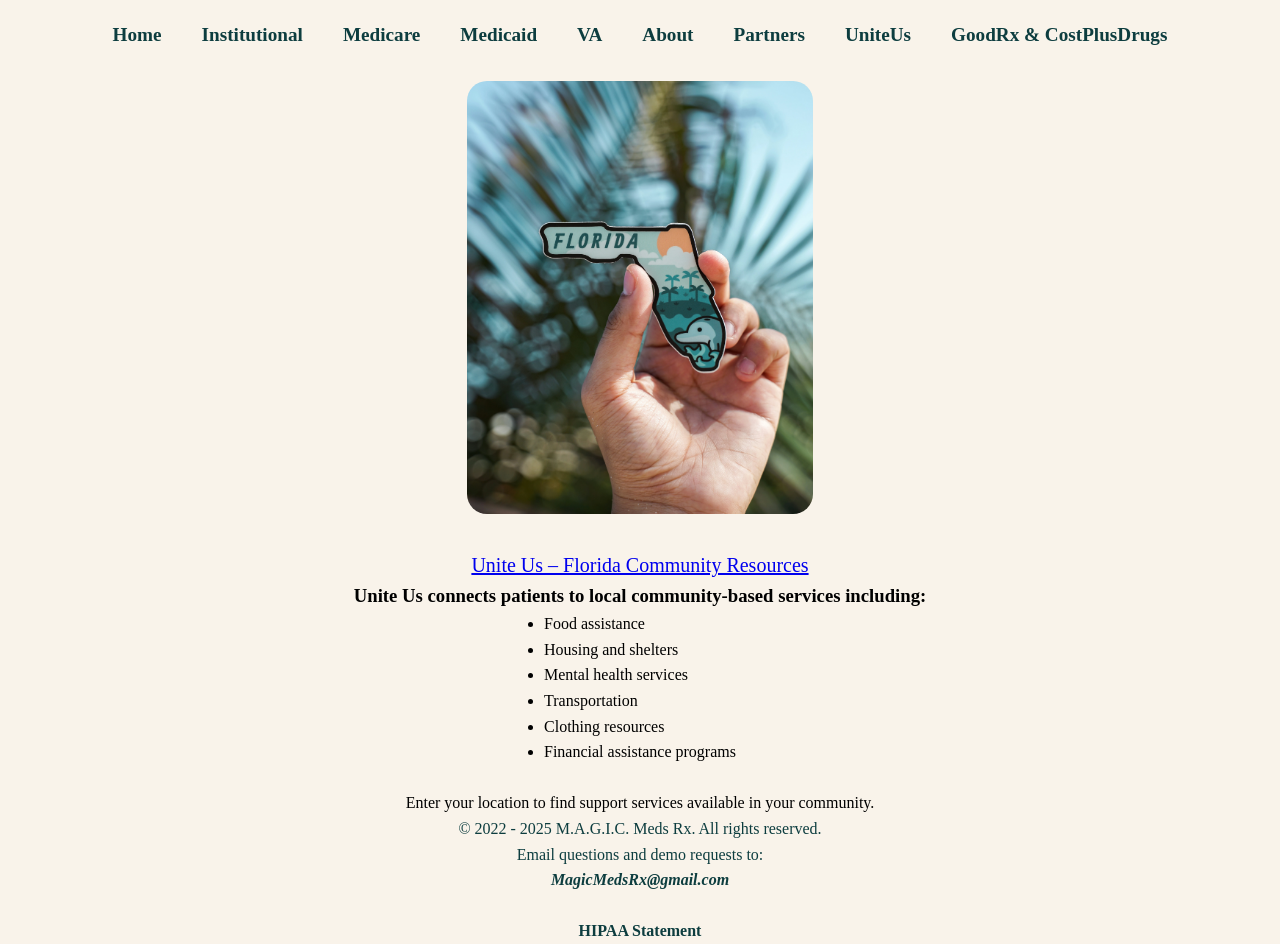
<file: uniteus.html>
<!doctype html>
<html lang="en">
	<head>
		<!-- © 2022 Kyle Ames. All rights reserved. -->
		<meta charset="UTF-8" />
		<meta http-equiv="X-UA-Compatible" content="IE=edge" />
		<meta name="viewport" content="width=device-width, initial-scale=1.0" />
		<meta name="author" content="Kyle Ames" />
		<meta name="description" content="Medicare Info." />
		<link href="./img/favicon.ico" rel="icon" type="image/x-icon" />
		<!-- Only increment the last digit -->
		<link rel="stylesheet" href="./styles/stylesheet.css?v=1.0.1" />
		<title>UniteUs</title>
	</head>
	<body>
		<header id="site-header" class="site-header"></header>

		<div class="container">
			<img
				class="floridaImage"
				src="./img/floridamap.jpg.webp"
				width="366"
				height="453"
				loading="lazy"
				alt="State of Florida"
			/>

			<br />

			<a class="text500" href="https://sarasotamemorial.resources.uniteus.io/" target="_blank">
				Unite Us – Florida Community Resources
			</a>

			<h3>Unite Us connects patients to local community-based services including:</h3>

			<ul>
				<li>Food assistance</li>
				<li>Housing and shelters</li>
				<li>Mental health services</li>
				<li>Transportation</li>
				<li>Clothing resources</li>
				<li>Financial assistance programs</li>
			</ul>
			<br />
			<p>Enter your location to find support services available in your community.</p>
		</div>

		<footer id="footerContainer"></footer>

		<script
			src="./js/include.js?v=1.0.1"
			onload="
				mkNavBar();
				mkFooter();
			"
		></script>
	</body>
</html>
</file>
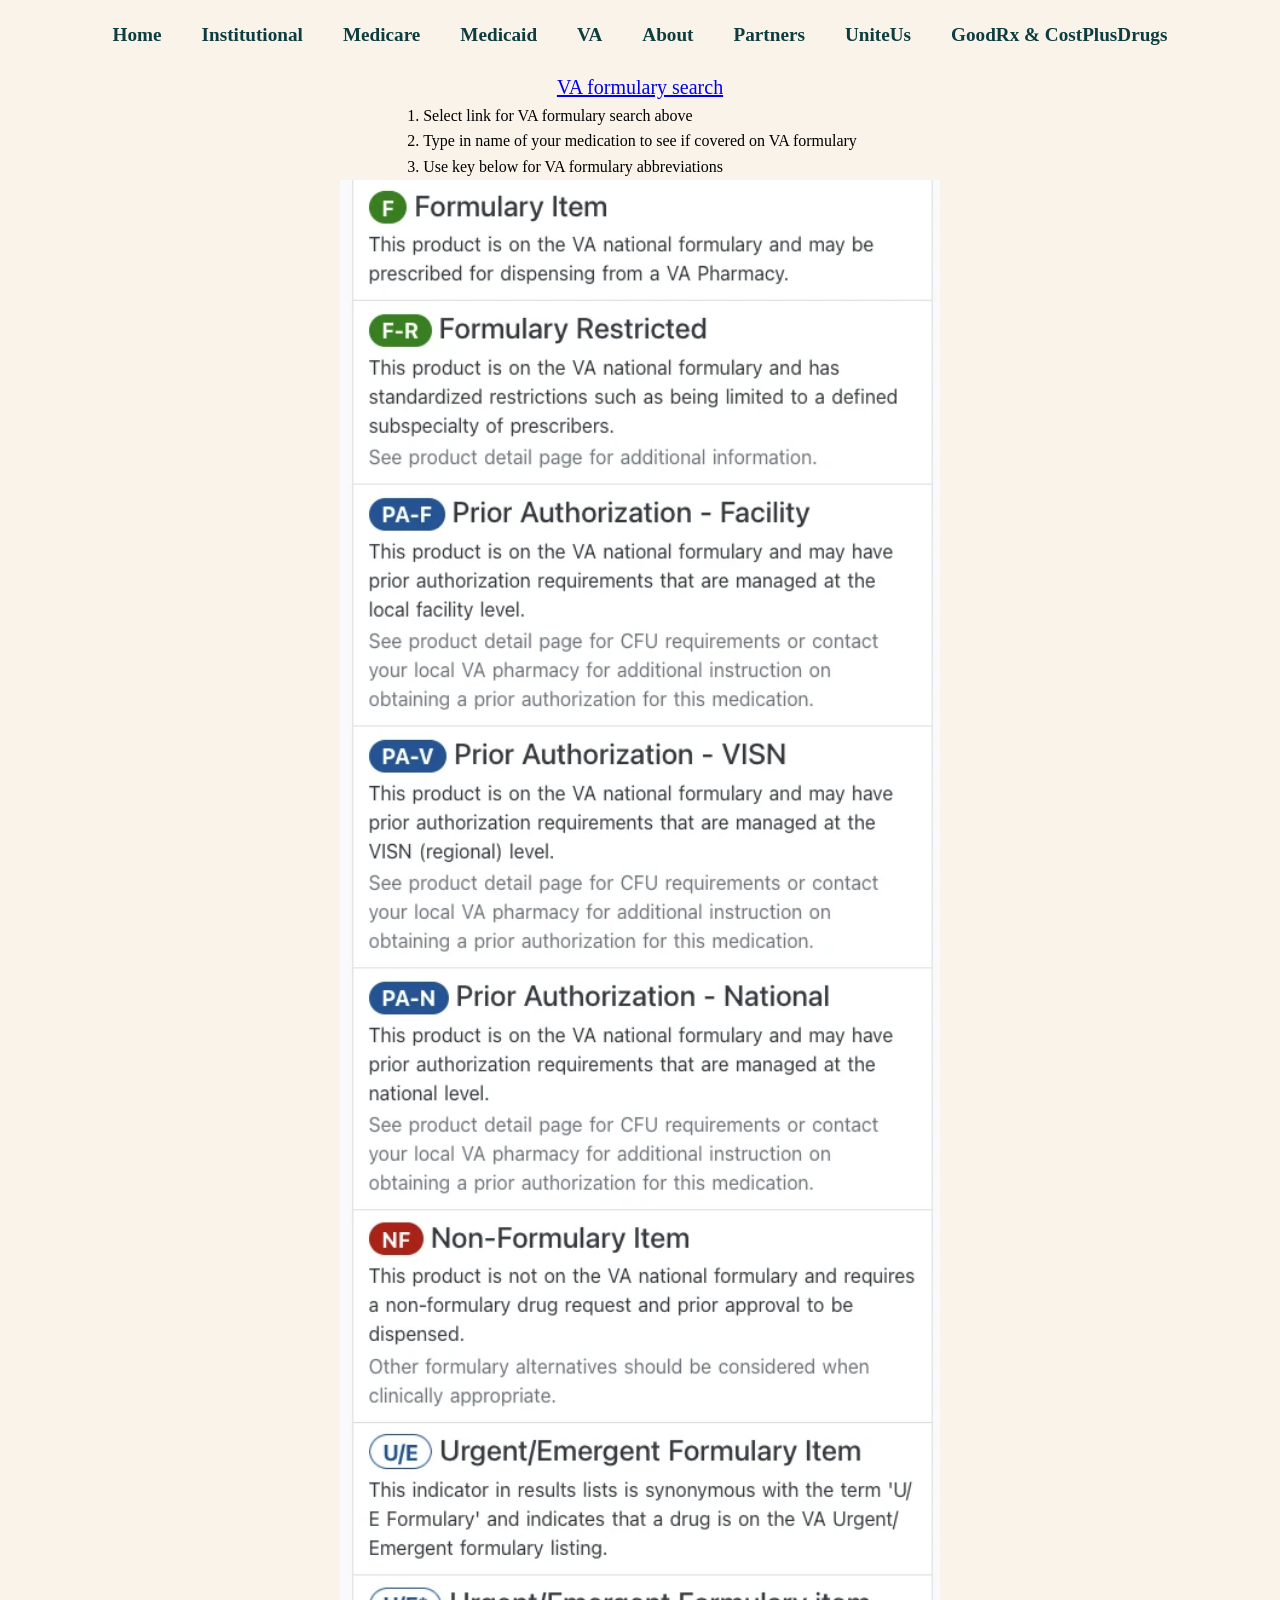
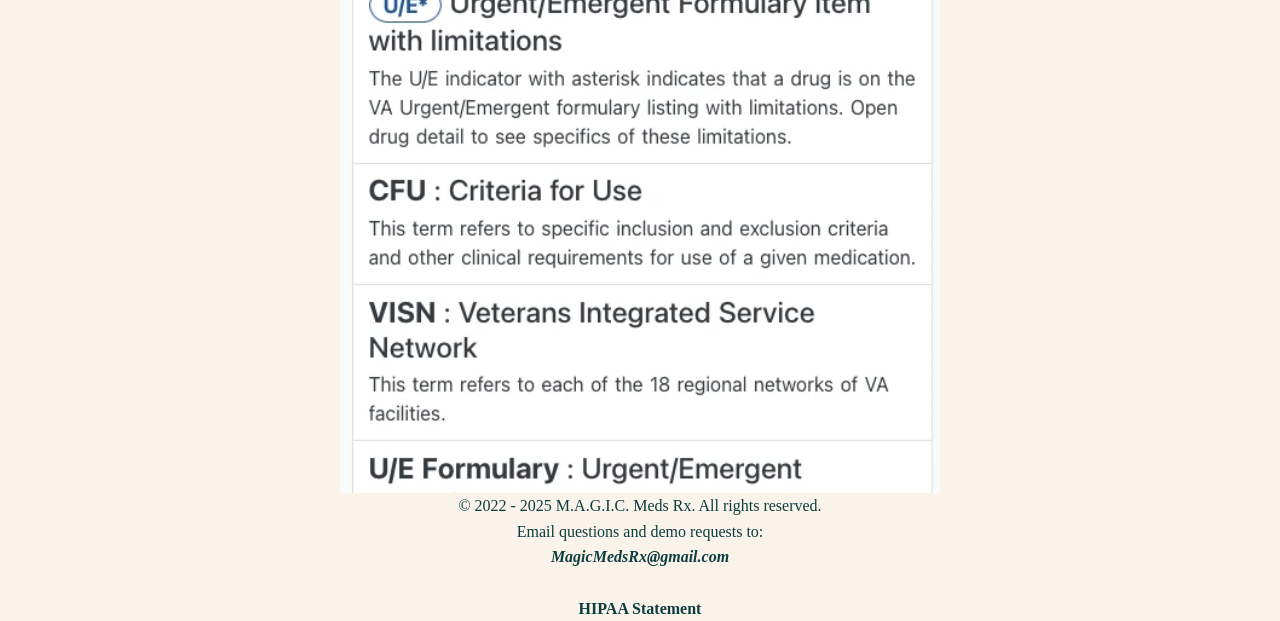
<file: va.html>
<!doctype html>
<html lang="en">
	<head>
		<!-- © 2022 Kyle Ames. All rights reserved. -->
		<meta charset="UTF-8" />
		<meta http-equiv="X-UA-Compatible" content="IE=edge" />
		<meta name="viewport" content="width=device-width, initial-scale=1.0" />
		<meta name="author" content="Kyle Ames" />
		<meta name="description" content="VA Info." />
		<link href="./img/favicon.ico" rel="icon" type="image/x-icon" />
		<!-- Only increment the last digit -->
		<link rel="stylesheet" href="./styles/stylesheet.css?v=1.0.1" />
		<title>VA Info</title>
	</head>

	<body>
		<header id="site-header" class="site-header"></header>

		<div class="container text400">
			<a class="text500" href="https://www.va.gov/formularyadvisor/">VA formulary search</a>

			<ol>
				<li>Select link for VA formulary search above</li>
				<li>Type in name of your medication to see if covered on VA formulary</li>
				<li>Use key below for VA formulary abbreviations</li>
			</ol>

			<img
				class="center logo"
				src="./img/vaformularyabbreviations.png.webp"
				loading="lazy"
				alt="Large text table of VA formulary abbreviations."
			/>
		</div>

		<footer id="footerContainer"></footer>

		<!-- Only increment the last digit -->
		<script
			src="./js/include.js?v=1.0.1"
			onload="
				mkNavBar();
				mkFooter();
			"
		></script>
	</body>
</html>
</file>
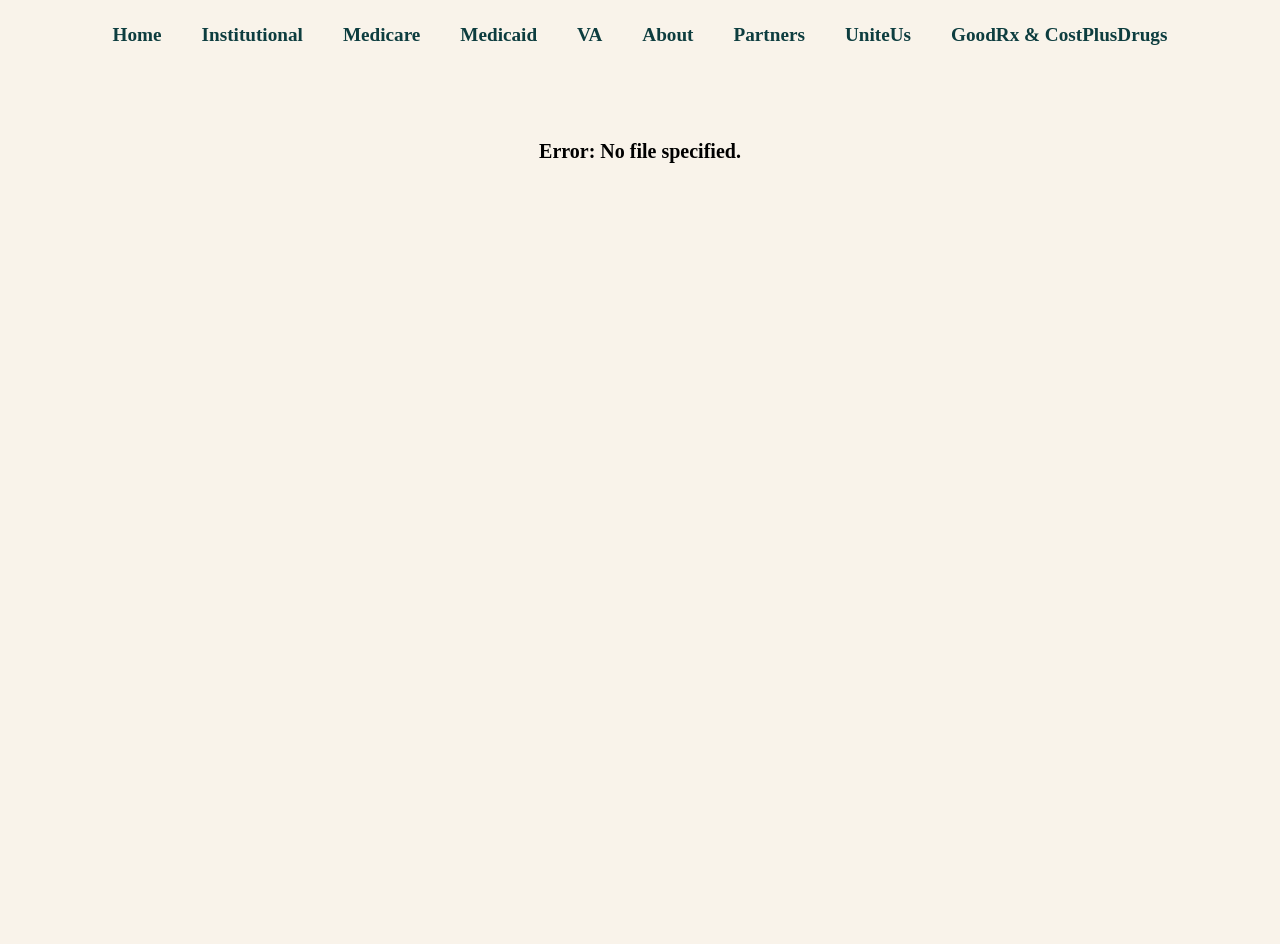
<file: pdf/viewer.html>
<!doctype html>
<html lang="en" class="blackBackground">
	<head>
		<!-- © 2022 Kyle Ames. All rights reserved. -->
		<meta charset="UTF-8" />
		<meta http-equiv="X-UA-Compatible" content="IE=edge" />
		<meta name="viewport" content="width=device-width, initial-scale=1.0" />
		<meta name="author" content="Kyle Ames" />
		<meta name="description" content="PDF viewer." />
		<link href="../img/favicon.ico" rel="icon" type="image/x-icon" />
		<!-- Only increment the last digit -->
		<link rel="stylesheet" href="../styles/stylesheet.css?v=1.0.1" />
		<title>PDF viewer</title>
	</head>

	<body>
		<header id="site-header" class="site-header"></header>

		<div id="iframeContainer"></div>

		<!-- Only increment the last digit -->
		<script
			src="../js/include.js?v=1.0.1"
			onload="
				mkNavBar();
				loadPDF();
			"
		></script>
	</body>
</html>
</file>
<file: styles/stylesheet.css>
/* if ANY changes are made in this file increment the version number in all html files, !important */

:root {
	--backGroundColor: #f9f3ea;
	--lightBlue: #00676b;
	--darkBlue: #0d3d3f;
	--almostWhite: #f5f5f5;
	--almostBlack: #333;

	--fs-700: 2.5rem;
	--fs-600: 1.5rem;
	--fs-500: 1.25rem;
	--fs-400: 1rem;
	--fs-300: 0.5rem;

	--radius: 30px;
}

* {
	margin: 0;
	padding: 0;
	box-sizing: border-box;
}

body {
	font-family: 'Georgia', serif;
	background-color: var(--backGroundColor);
	color: var(--darkBlue);
	line-height: 1.6;
}

nav ul {
	padding: 20px 0;
	display: flex;
	justify-content: center;
	list-style: none;
}

nav a {
	margin: 0 20px;
	text-decoration: none;
	font-size: 1.2rem;
	color: var(--darkBlue);
	font-weight: 600;
	transition: color 0.3s;
}

nav a:hover,
nav a.active {
	color: var(--lightBlue);
}

@media only screen and (max-width: 460px) {
	nav ul {
		display: block;
		position: relative;
		padding: 10px 0;
		text-align: center;
	}

	nav > a,
	nav > div > a {
		display: block;
		width: 50%;
		margin: 4px auto;
		font-size: var(--fs-500);
	}
}

svg {
	width: clamp(400px, 60%, 100%);
	height: auto;
}

.container {
	display: flex;
	flex-direction: column;
	align-items: center;
	margin: auto;
	padding: 0 5px;
	/* width: clamp(100px, calc(100% - 10px), 1000px); */
	color: #000;
}

.blueBackground {
	background-color: var(--darkBlue);
	color: var(--backGroundColor);
}

.paddingTopBottom4vh {
	padding-top: 4vh;
	padding-bottom: 4vh;
}

iframe {
	border: none;
	width: 100%;
	height: 100%;
}

.darkBlue {
	color: var(--darkBlue);
}

.text500 {
	font-size: var(--fs-500);
}

.text400 {
	font-size: var(--fs-400);
}

.bottomMargin3vh {
	margin-bottom: 3vh;
}

.lineWidth19 {
	line-height: 1.9;
}

#mapContainer {
	display: block;
	text-align: center;
}

#stateName {
	font-size: var(--fs-500);
	padding: 0;
	margin: 0;
}

.justifyText {
	color: #000;
	text-align: justify;
	font-size: var(--fs-500);
	padding: 0 10px;
}

#stateLinks {
	color: #000;
	font-size: var(--fs-400);
}

.state {
	fill: #ccc;
}

.abbrText {
	fill: #000;
}

.hovered {
	fill: var(--lightBlue);
	stroke-width: 2;
}

.active {
	fill: var(--lightBlue);
	stroke-width: 2;
}

.medicaidLinks {
	display: flex;
	flex-direction: column;
	text-align: center;
	margin-top: var(--fs-300);
}

.hero {
	background-color: var(--darkBlue);
	text-align: center;
	padding: 5rem 1rem 5rem 1rem;
	font-size: 1.3rem;
	color: var(--backGroundColor);
}

.hero-content {
	margin: 0 auto;
}
.hero-logo {
	width: clamp(100px, calc(100% - 10px), 500px);
}

.hero-text {
	margin: 1.5rem 0 2rem;
}

.btn {
	text-decoration: none;
	font-size: 1.1rem;
	font-weight: 600;
	border-radius: 30px;
	padding: 0.8rem 1.8rem;
	transition: all 0.3s;
	color: var(--darkBlue);
	background-color: var(--backGroundColor);
	border: 2px solid var(--backGroundColor);
}

.btn:hover {
	background-color: var(--darkBlue);
	border: 2px solid var(--backGroundColor);
	color: var(--backGroundColor);
}

.cards-container {
	padding: 2.5rem 1rem;
	display: flex;
	justify-content: center;
	display: flex;
	gap: 2rem;
}

@media only screen and (max-width: 460px) {
	.cards-container {
		flex-direction: column;
		align-items: center;
	}
}

.card {
	color: var(--darkBlue);
	box-shadow: 0 4px 12px rgba(0, 0, 0, 0.1);
	border-radius: 12px;
	text-align: center;
	padding: 2rem;
	transition:
		transform 0.3s ease,
		box-shadow 0.3s ease;
}

.card:hover {
	transform: translateY(-6px);
	box-shadow: 0 6px 20px rgba(0, 0, 0, 0.15);
}

.card h3 {
	margin-bottom: 1rem;
}

.card p {
	color: var(--darkBlue);
	margin-bottom: 1.5rem;
}

.card a {
	color: var(--darkBlue);
	font-weight: 600;
	text-decoration: none;
	border: 1px solid var(--darkBlue);
	padding: 0.4rem 1rem;
	border-radius: 20px;
	transition: all 0.3s;
}

.card a:hover {
	background-color: var(--darkBlue);
	color: var(--backGroundColor);
}

.about-magic {
	background-color: var(--darkBlue);
	padding: 40px 20px;
}

.about-container {
	max-width: 850px;
	margin: 0 auto;
}

.about-magic h2 {
	font-size: 2rem;
	color: var(--backGroundColor);
	margin-bottom: 1rem;
	text-align: center;
	font-weight: 700;
}

.about-magic p {
	color: var(--backGroundColor);
	margin-bottom: 0.8rem;
}

.logo {
	width: clamp(100px, 100%, 600px);
	height: clamp(100px, 100%, 600px);
}

.medication-logos {
	padding: 3rem 1rem;
	text-align: center;
}

.medication-logos h2 {
	color: var(--darkBlue);
	font-size: 2rem;
	font-weight: 700;
	margin-bottom: 2rem;
}

.logo-grid {
	display: grid;
	grid-template-columns: repeat(auto-fit, minmax(180px, 1fr));
	gap: 1.5rem;
	justify-items: center;
	align-items: center;
	max-width: 1100px;
	margin: 0 auto;
}

.logo-grid img {
	background-color: #fff;
	border-radius: 10px;
	padding: 0.75rem;
	width: 100%;
	height: 120px;
	object-fit: contain;
	box-shadow: 0 3px 6px rgba(0, 0, 0, 0.15);
	transition:
		transform 0.3s ease,
		box-shadow 0.3s ease;
}

.logo-grid img:hover {
	transform: translateY(-5px);
	box-shadow: 0 5px 10px rgba(0, 0, 0, 0.25);
}

.floridaImage {
	padding: 10px;
	border-radius: var(--radius);
}

.about-section {
	background-color: var(--darkBlue);
	color: var(--backGroundColor);
	text-align: center;
	padding: 80px 20px 60px 20px;
	margin: 0;
	position: relative;
}

.about-subtitle {
	max-width: 900px;
	margin: 0 auto;
}

.about-content {
	padding: 3rem 2rem;
}

.about-content h1 {
	text-align: center;
	font-size: clamp(1.6rem, 3vw, 2.2rem);
}

.about-content p {
	font-size: 1.05rem;
	line-height: 1.7;
	max-width: 900px;
	margin: 0 auto 2rem auto;
	text-align: justify;
}

.about-content img {
	max-width: 320px;
	height: auto;
	border-radius: 12px;
	margin: 1rem auto;
	display: block;
	box-shadow: 0 4px 10px rgba(0, 0, 0, 0.2);
}

.goodrx,
.costplus {
	text-align: center;
	margin: 80px auto;
	padding: 0 20px;
}

.goodrx img,
.costplus img {
	display: block;
	margin: 0 auto 30px auto;
	width: 100%;
	max-width: 520px;
	height: auto;
	border-radius: 16px;
	transition: transform 0.25s ease;
}
.costplus img {
	background-color: #13376c;
}

.goodrx img:hover,
.costplus img:hover {
	transform: scale(1.03);
}

.goodrx .bigLink,
.costplus .bigLink {
	display: inline-block;
	font-size: 32px;
	font-weight: 700;
	text-decoration: none;
	margin-bottom: 25px;
	color: #00676b; /* Your brand teal */
	transition: color 0.2s ease;
}

.goodrx .bigLink:hover,
.costplus .bigLink:hover {
	color: #004f52;
	text-decoration: underline;
}

.goodrx h3,
.costplus h3 {
	max-width: 750px;
	margin: 0 auto 25px auto;
	font-weight: 500;
	line-height: 1.6;
	text-align: left;
}

.goodrx ol,
.costplus ol {
	max-width: 750px;
	margin: 0 auto;
	padding-left: 20px;
	text-align: left;
	line-height: 1.6;
}

.costplus {
	border-top: 1px solid #d6d6d6;
	padding-top: 80px;
}

#iframeContainer {
	width: 100%;
	height: 97vh;
}

.pdfError {
	padding: 5%;
	font-size: var(--fs-500);
	color: #000;
	text-align: center;
}

.centerTitle {
	color: var(--darkBlue);
	text-align: center;
	font-size: var(--fs-700);
}

footer {
	text-align: center;
}

footer a {
	color: var(--darkBlue);
	text-decoration: none;
	font-weight: bold;
}

footer a:hover {
	text-decoration: underline;
}

/* if ANY changes are made in this file increment the version number in all html files, !important */
</file>
